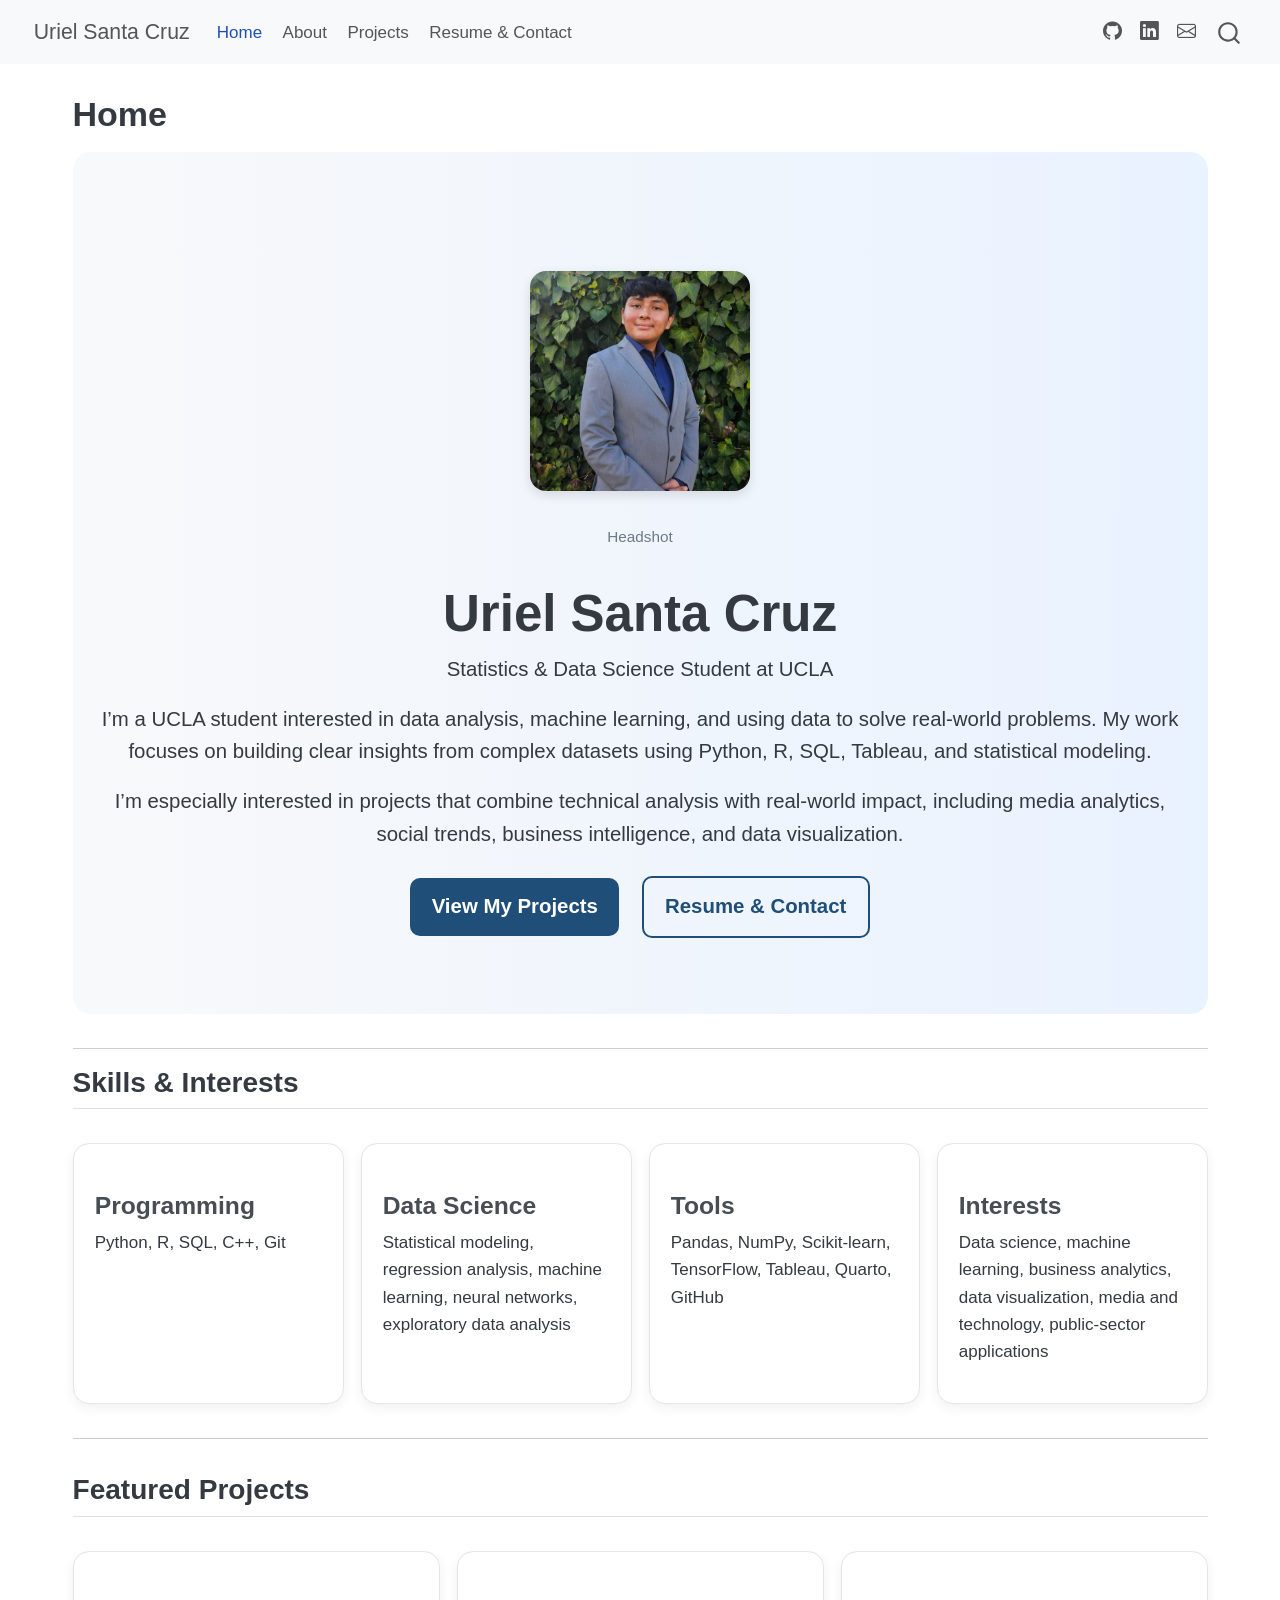
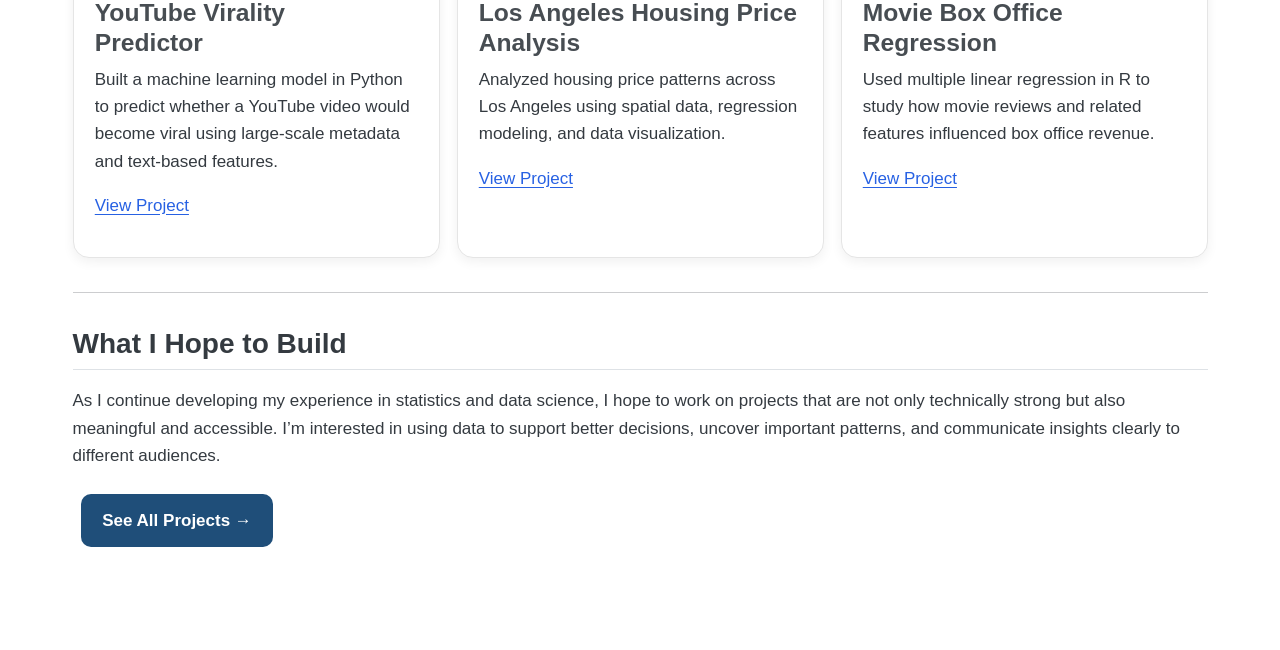
<file: docs/index.html>
<!DOCTYPE html>
<html xmlns="http://www.w3.org/1999/xhtml" lang="en" xml:lang="en"><head>

<meta charset="utf-8">
<meta name="generator" content="quarto-1.8.25">

<meta name="viewport" content="width=device-width, initial-scale=1.0, user-scalable=yes">


<title>Home – Uriel Santa Cruz</title>
<style>
code{white-space: pre-wrap;}
span.smallcaps{font-variant: small-caps;}
div.columns{display: flex; gap: min(4vw, 1.5em);}
div.column{flex: auto; overflow-x: auto;}
div.hanging-indent{margin-left: 1.5em; text-indent: -1.5em;}
ul.task-list{list-style: none;}
ul.task-list li input[type="checkbox"] {
  width: 0.8em;
  margin: 0 0.8em 0.2em -1em; /* quarto-specific, see https://github.com/quarto-dev/quarto-cli/issues/4556 */ 
  vertical-align: middle;
}
</style>


<script src="site_libs/quarto-nav/quarto-nav.js"></script>
<script src="site_libs/quarto-nav/headroom.min.js"></script>
<script src="site_libs/clipboard/clipboard.min.js"></script>
<script src="site_libs/quarto-search/autocomplete.umd.js"></script>
<script src="site_libs/quarto-search/fuse.min.js"></script>
<script src="site_libs/quarto-search/quarto-search.js"></script>
<meta name="quarto:offset" content="./">
<script src="site_libs/quarto-html/quarto.js" type="module"></script>
<script src="site_libs/quarto-html/tabsets/tabsets.js" type="module"></script>
<script src="site_libs/quarto-html/axe/axe-check.js" type="module"></script>
<script src="site_libs/quarto-html/popper.min.js"></script>
<script src="site_libs/quarto-html/tippy.umd.min.js"></script>
<script src="site_libs/quarto-html/anchor.min.js"></script>
<link href="site_libs/quarto-html/tippy.css" rel="stylesheet">
<link href="site_libs/quarto-html/quarto-syntax-highlighting-7b89279ff1a6dce999919e0e67d4d9ec.css" rel="stylesheet" id="quarto-text-highlighting-styles">
<script src="site_libs/bootstrap/bootstrap.min.js"></script>
<link href="site_libs/bootstrap/bootstrap-icons.css" rel="stylesheet">
<link href="site_libs/bootstrap/bootstrap-e31584831b205ffbb2d98406f31c2a5b.min.css" rel="stylesheet" append-hash="true" id="quarto-bootstrap" data-mode="light">
<script id="quarto-search-options" type="application/json">{
  "location": "navbar",
  "copy-button": false,
  "collapse-after": 3,
  "panel-placement": "end",
  "type": "overlay",
  "limit": 50,
  "keyboard-shortcut": [
    "f",
    "/",
    "s"
  ],
  "show-item-context": false,
  "language": {
    "search-no-results-text": "No results",
    "search-matching-documents-text": "matching documents",
    "search-copy-link-title": "Copy link to search",
    "search-hide-matches-text": "Hide additional matches",
    "search-more-match-text": "more match in this document",
    "search-more-matches-text": "more matches in this document",
    "search-clear-button-title": "Clear",
    "search-text-placeholder": "",
    "search-detached-cancel-button-title": "Cancel",
    "search-submit-button-title": "Submit",
    "search-label": "Search"
  }
}</script>


<link rel="stylesheet" href="styles.css">
</head>

<body class="nav-fixed quarto-light">

<div id="quarto-search-results"></div>
  <header id="quarto-header" class="headroom fixed-top">
    <nav class="navbar navbar-expand-lg " data-bs-theme="dark">
      <div class="navbar-container container-fluid">
      <div class="navbar-brand-container mx-auto">
    <a href="./index.html" class="navbar-brand navbar-brand-logo">
    </a>
    <a class="navbar-brand" href="./index.html">
    <span class="navbar-title">Uriel Santa Cruz</span>
    </a>
  </div>
            <div id="quarto-search" class="" title="Search"></div>
          <button class="navbar-toggler" type="button" data-bs-toggle="collapse" data-bs-target="#navbarCollapse" aria-controls="navbarCollapse" role="menu" aria-expanded="false" aria-label="Toggle navigation" onclick="if (window.quartoToggleHeadroom) { window.quartoToggleHeadroom(); }">
  <span class="navbar-toggler-icon"></span>
</button>
          <div class="collapse navbar-collapse" id="navbarCollapse">
            <ul class="navbar-nav navbar-nav-scroll me-auto">
  <li class="nav-item">
    <a class="nav-link active" href="./index.html" aria-current="page"> 
<span class="menu-text">Home</span></a>
  </li>  
  <li class="nav-item">
    <a class="nav-link" href="./about.html"> 
<span class="menu-text">About</span></a>
  </li>  
  <li class="nav-item">
    <a class="nav-link" href="./projects.html"> 
<span class="menu-text">Projects</span></a>
  </li>  
  <li class="nav-item">
    <a class="nav-link" href="./resume.html"> 
<span class="menu-text">Resume &amp; Contact</span></a>
  </li>  
</ul>
            <ul class="navbar-nav navbar-nav-scroll ms-auto">
  <li class="nav-item compact">
    <a class="nav-link" href="https://github.com/urielc1"> <i class="bi bi-github" role="img">
</i> 
<span class="menu-text"></span></a>
  </li>  
  <li class="nav-item compact">
    <a class="nav-link" href="https://www.linkedin.com/in/urielsc1"> <i class="bi bi-linkedin" role="img">
</i> 
<span class="menu-text"></span></a>
  </li>  
  <li class="nav-item compact">
    <a class="nav-link" href="mailto:usantacruz05@gmail.com"> <i class="bi bi-envelope" role="img">
</i> 
<span class="menu-text"></span></a>
  </li>  
</ul>
          </div> <!-- /navcollapse -->
            <div class="quarto-navbar-tools">
</div>
      </div> <!-- /container-fluid -->
    </nav>
</header>
<!-- content -->
<div id="quarto-content" class="quarto-container page-columns page-rows-contents page-layout-full page-navbar">
<!-- sidebar -->
<!-- margin-sidebar -->
    
<!-- main -->
<main class="content column-page" id="quarto-document-content">

<header id="title-block-header" class="quarto-title-block default">
<div class="quarto-title">
<h1 class="title">Home</h1>
</div>



<div class="quarto-title-meta column-page">

    
  
    
  </div>
  


</header>


<div class="hero-section">
<div class="quarto-figure quarto-figure-center">
<figure class="figure">
<p><img src="images/headshot.png" class="profile-home img-fluid figure-img" width="320"></p>
<figcaption>Headshot</figcaption>
</figure>
</div>
<section id="uriel-santa-cruz" class="level1">
<h1>Uriel Santa Cruz</h1>
<p>Statistics &amp; Data Science Student at UCLA</p>
<p>I’m a UCLA student interested in data analysis, machine learning, and using data to solve real-world problems. My work focuses on building clear insights from complex datasets using Python, R, SQL, Tableau, and statistical modeling.</p>
<p>I’m especially interested in projects that combine technical analysis with real-world impact, including media analytics, social trends, business intelligence, and data visualization.</p>
<p><a href="./projects.html" class="btn-custom">View My Projects</a> <a href="./resume.html" class="btn-custom-outline">Resume &amp; Contact</a></p>
</section>
</div>
<hr>
<section id="skills-interests" class="level2">
<h2 class="anchored" data-anchor-id="skills-interests">Skills &amp; Interests</h2>
<div class="grid">
<section id="programming" class="level3 card-custom">
<h3 class="anchored" data-anchor-id="programming">Programming</h3>
<p>Python, R, SQL, C++, Git</p>
</section>
<section id="data-science" class="level3 card-custom">
<h3 class="anchored" data-anchor-id="data-science">Data Science</h3>
<p>Statistical modeling, regression analysis, machine learning, neural networks, exploratory data analysis</p>
</section>
<section id="tools" class="level3 card-custom">
<h3 class="anchored" data-anchor-id="tools">Tools</h3>
<p>Pandas, NumPy, Scikit-learn, TensorFlow, Tableau, Quarto, GitHub</p>
</section>
<section id="interests" class="level3 card-custom">
<h3 class="anchored" data-anchor-id="interests">Interests</h3>
<p>Data science, machine learning, business analytics, data visualization, media and technology, public-sector applications</p>
</section>
</div>
<hr>
</section>
<section id="featured-projects" class="level2">
<h2 class="anchored" data-anchor-id="featured-projects">Featured Projects</h2>
<div class="grid">
<section id="youtube-virality-predictor" class="level3 card-custom">
<h3 class="anchored" data-anchor-id="youtube-virality-predictor">YouTube Virality Predictor</h3>
<p>Built a machine learning model in Python to predict whether a YouTube video would become viral using large-scale metadata and text-based features.</p>
<p><a href="./projects.html">View Project</a></p>
</section>
<section id="los-angeles-housing-price-analysis" class="level3 card-custom">
<h3 class="anchored" data-anchor-id="los-angeles-housing-price-analysis">Los Angeles Housing Price Analysis</h3>
<p>Analyzed housing price patterns across Los Angeles using spatial data, regression modeling, and data visualization.</p>
<p><a href="./projects.html">View Project</a></p>
</section>
<section id="movie-box-office-regression" class="level3 card-custom">
<h3 class="anchored" data-anchor-id="movie-box-office-regression">Movie Box Office Regression</h3>
<p>Used multiple linear regression in R to study how movie reviews and related features influenced box office revenue.</p>
<p><a href="./projects.html">View Project</a></p>
</section>
</div>
<hr>
</section>
<section id="what-i-hope-to-build" class="level2">
<h2 class="anchored" data-anchor-id="what-i-hope-to-build">What I Hope to Build</h2>
<p>As I continue developing my experience in statistics and data science, I hope to work on projects that are not only technically strong but also meaningful and accessible. I’m interested in using data to support better decisions, uncover important patterns, and communicate insights clearly to different audiences.</p>
<p><a href="./projects.html" class="btn-custom">See All Projects →</a></p>


</section>

</main> <!-- /main -->
<script id="quarto-html-after-body" type="application/javascript">
  window.document.addEventListener("DOMContentLoaded", function (event) {
    const icon = "";
    const anchorJS = new window.AnchorJS();
    anchorJS.options = {
      placement: 'right',
      icon: icon
    };
    anchorJS.add('.anchored');
    const isCodeAnnotation = (el) => {
      for (const clz of el.classList) {
        if (clz.startsWith('code-annotation-')) {                     
          return true;
        }
      }
      return false;
    }
    const onCopySuccess = function(e) {
      // button target
      const button = e.trigger;
      // don't keep focus
      button.blur();
      // flash "checked"
      button.classList.add('code-copy-button-checked');
      var currentTitle = button.getAttribute("title");
      button.setAttribute("title", "Copied!");
      let tooltip;
      if (window.bootstrap) {
        button.setAttribute("data-bs-toggle", "tooltip");
        button.setAttribute("data-bs-placement", "left");
        button.setAttribute("data-bs-title", "Copied!");
        tooltip = new bootstrap.Tooltip(button, 
          { trigger: "manual", 
            customClass: "code-copy-button-tooltip",
            offset: [0, -8]});
        tooltip.show();    
      }
      setTimeout(function() {
        if (tooltip) {
          tooltip.hide();
          button.removeAttribute("data-bs-title");
          button.removeAttribute("data-bs-toggle");
          button.removeAttribute("data-bs-placement");
        }
        button.setAttribute("title", currentTitle);
        button.classList.remove('code-copy-button-checked');
      }, 1000);
      // clear code selection
      e.clearSelection();
    }
    const getTextToCopy = function(trigger) {
      const outerScaffold = trigger.parentElement.cloneNode(true);
      const codeEl = outerScaffold.querySelector('code');
      for (const childEl of codeEl.children) {
        if (isCodeAnnotation(childEl)) {
          childEl.remove();
        }
      }
      return codeEl.innerText;
    }
    const clipboard = new window.ClipboardJS('.code-copy-button:not([data-in-quarto-modal])', {
      text: getTextToCopy
    });
    clipboard.on('success', onCopySuccess);
    if (window.document.getElementById('quarto-embedded-source-code-modal')) {
      const clipboardModal = new window.ClipboardJS('.code-copy-button[data-in-quarto-modal]', {
        text: getTextToCopy,
        container: window.document.getElementById('quarto-embedded-source-code-modal')
      });
      clipboardModal.on('success', onCopySuccess);
    }
      var localhostRegex = new RegExp(/^(?:http|https):\/\/localhost\:?[0-9]*\//);
      var mailtoRegex = new RegExp(/^mailto:/);
        var filterRegex = new RegExp('/' + window.location.host + '/');
      var isInternal = (href) => {
          return filterRegex.test(href) || localhostRegex.test(href) || mailtoRegex.test(href);
      }
      // Inspect non-navigation links and adorn them if external
     var links = window.document.querySelectorAll('a[href]:not(.nav-link):not(.navbar-brand):not(.toc-action):not(.sidebar-link):not(.sidebar-item-toggle):not(.pagination-link):not(.no-external):not([aria-hidden]):not(.dropdown-item):not(.quarto-navigation-tool):not(.about-link)');
      for (var i=0; i<links.length; i++) {
        const link = links[i];
        if (!isInternal(link.href)) {
          // undo the damage that might have been done by quarto-nav.js in the case of
          // links that we want to consider external
          if (link.dataset.originalHref !== undefined) {
            link.href = link.dataset.originalHref;
          }
        }
      }
    function tippyHover(el, contentFn, onTriggerFn, onUntriggerFn) {
      const config = {
        allowHTML: true,
        maxWidth: 500,
        delay: 100,
        arrow: false,
        appendTo: function(el) {
            return el.parentElement;
        },
        interactive: true,
        interactiveBorder: 10,
        theme: 'quarto',
        placement: 'bottom-start',
      };
      if (contentFn) {
        config.content = contentFn;
      }
      if (onTriggerFn) {
        config.onTrigger = onTriggerFn;
      }
      if (onUntriggerFn) {
        config.onUntrigger = onUntriggerFn;
      }
      window.tippy(el, config); 
    }
    const noterefs = window.document.querySelectorAll('a[role="doc-noteref"]');
    for (var i=0; i<noterefs.length; i++) {
      const ref = noterefs[i];
      tippyHover(ref, function() {
        // use id or data attribute instead here
        let href = ref.getAttribute('data-footnote-href') || ref.getAttribute('href');
        try { href = new URL(href).hash; } catch {}
        const id = href.replace(/^#\/?/, "");
        const note = window.document.getElementById(id);
        if (note) {
          return note.innerHTML;
        } else {
          return "";
        }
      });
    }
    const xrefs = window.document.querySelectorAll('a.quarto-xref');
    const processXRef = (id, note) => {
      // Strip column container classes
      const stripColumnClz = (el) => {
        el.classList.remove("page-full", "page-columns");
        if (el.children) {
          for (const child of el.children) {
            stripColumnClz(child);
          }
        }
      }
      stripColumnClz(note)
      if (id === null || id.startsWith('sec-')) {
        // Special case sections, only their first couple elements
        const container = document.createElement("div");
        if (note.children && note.children.length > 2) {
          container.appendChild(note.children[0].cloneNode(true));
          for (let i = 1; i < note.children.length; i++) {
            const child = note.children[i];
            if (child.tagName === "P" && child.innerText === "") {
              continue;
            } else {
              container.appendChild(child.cloneNode(true));
              break;
            }
          }
          if (window.Quarto?.typesetMath) {
            window.Quarto.typesetMath(container);
          }
          return container.innerHTML
        } else {
          if (window.Quarto?.typesetMath) {
            window.Quarto.typesetMath(note);
          }
          return note.innerHTML;
        }
      } else {
        // Remove any anchor links if they are present
        const anchorLink = note.querySelector('a.anchorjs-link');
        if (anchorLink) {
          anchorLink.remove();
        }
        if (window.Quarto?.typesetMath) {
          window.Quarto.typesetMath(note);
        }
        if (note.classList.contains("callout")) {
          return note.outerHTML;
        } else {
          return note.innerHTML;
        }
      }
    }
    for (var i=0; i<xrefs.length; i++) {
      const xref = xrefs[i];
      tippyHover(xref, undefined, function(instance) {
        instance.disable();
        let url = xref.getAttribute('href');
        let hash = undefined; 
        if (url.startsWith('#')) {
          hash = url;
        } else {
          try { hash = new URL(url).hash; } catch {}
        }
        if (hash) {
          const id = hash.replace(/^#\/?/, "");
          const note = window.document.getElementById(id);
          if (note !== null) {
            try {
              const html = processXRef(id, note.cloneNode(true));
              instance.setContent(html);
            } finally {
              instance.enable();
              instance.show();
            }
          } else {
            // See if we can fetch this
            fetch(url.split('#')[0])
            .then(res => res.text())
            .then(html => {
              const parser = new DOMParser();
              const htmlDoc = parser.parseFromString(html, "text/html");
              const note = htmlDoc.getElementById(id);
              if (note !== null) {
                const html = processXRef(id, note);
                instance.setContent(html);
              } 
            }).finally(() => {
              instance.enable();
              instance.show();
            });
          }
        } else {
          // See if we can fetch a full url (with no hash to target)
          // This is a special case and we should probably do some content thinning / targeting
          fetch(url)
          .then(res => res.text())
          .then(html => {
            const parser = new DOMParser();
            const htmlDoc = parser.parseFromString(html, "text/html");
            const note = htmlDoc.querySelector('main.content');
            if (note !== null) {
              // This should only happen for chapter cross references
              // (since there is no id in the URL)
              // remove the first header
              if (note.children.length > 0 && note.children[0].tagName === "HEADER") {
                note.children[0].remove();
              }
              const html = processXRef(null, note);
              instance.setContent(html);
            } 
          }).finally(() => {
            instance.enable();
            instance.show();
          });
        }
      }, function(instance) {
      });
    }
        let selectedAnnoteEl;
        const selectorForAnnotation = ( cell, annotation) => {
          let cellAttr = 'data-code-cell="' + cell + '"';
          let lineAttr = 'data-code-annotation="' +  annotation + '"';
          const selector = 'span[' + cellAttr + '][' + lineAttr + ']';
          return selector;
        }
        const selectCodeLines = (annoteEl) => {
          const doc = window.document;
          const targetCell = annoteEl.getAttribute("data-target-cell");
          const targetAnnotation = annoteEl.getAttribute("data-target-annotation");
          const annoteSpan = window.document.querySelector(selectorForAnnotation(targetCell, targetAnnotation));
          const lines = annoteSpan.getAttribute("data-code-lines").split(",");
          const lineIds = lines.map((line) => {
            return targetCell + "-" + line;
          })
          let top = null;
          let height = null;
          let parent = null;
          if (lineIds.length > 0) {
              //compute the position of the single el (top and bottom and make a div)
              const el = window.document.getElementById(lineIds[0]);
              top = el.offsetTop;
              height = el.offsetHeight;
              parent = el.parentElement.parentElement;
            if (lineIds.length > 1) {
              const lastEl = window.document.getElementById(lineIds[lineIds.length - 1]);
              const bottom = lastEl.offsetTop + lastEl.offsetHeight;
              height = bottom - top;
            }
            if (top !== null && height !== null && parent !== null) {
              // cook up a div (if necessary) and position it 
              let div = window.document.getElementById("code-annotation-line-highlight");
              if (div === null) {
                div = window.document.createElement("div");
                div.setAttribute("id", "code-annotation-line-highlight");
                div.style.position = 'absolute';
                parent.appendChild(div);
              }
              div.style.top = top - 2 + "px";
              div.style.height = height + 4 + "px";
              div.style.left = 0;
              let gutterDiv = window.document.getElementById("code-annotation-line-highlight-gutter");
              if (gutterDiv === null) {
                gutterDiv = window.document.createElement("div");
                gutterDiv.setAttribute("id", "code-annotation-line-highlight-gutter");
                gutterDiv.style.position = 'absolute';
                const codeCell = window.document.getElementById(targetCell);
                const gutter = codeCell.querySelector('.code-annotation-gutter');
                gutter.appendChild(gutterDiv);
              }
              gutterDiv.style.top = top - 2 + "px";
              gutterDiv.style.height = height + 4 + "px";
            }
            selectedAnnoteEl = annoteEl;
          }
        };
        const unselectCodeLines = () => {
          const elementsIds = ["code-annotation-line-highlight", "code-annotation-line-highlight-gutter"];
          elementsIds.forEach((elId) => {
            const div = window.document.getElementById(elId);
            if (div) {
              div.remove();
            }
          });
          selectedAnnoteEl = undefined;
        };
          // Handle positioning of the toggle
      window.addEventListener(
        "resize",
        throttle(() => {
          elRect = undefined;
          if (selectedAnnoteEl) {
            selectCodeLines(selectedAnnoteEl);
          }
        }, 10)
      );
      function throttle(fn, ms) {
      let throttle = false;
      let timer;
        return (...args) => {
          if(!throttle) { // first call gets through
              fn.apply(this, args);
              throttle = true;
          } else { // all the others get throttled
              if(timer) clearTimeout(timer); // cancel #2
              timer = setTimeout(() => {
                fn.apply(this, args);
                timer = throttle = false;
              }, ms);
          }
        };
      }
        // Attach click handler to the DT
        const annoteDls = window.document.querySelectorAll('dt[data-target-cell]');
        for (const annoteDlNode of annoteDls) {
          annoteDlNode.addEventListener('click', (event) => {
            const clickedEl = event.target;
            if (clickedEl !== selectedAnnoteEl) {
              unselectCodeLines();
              const activeEl = window.document.querySelector('dt[data-target-cell].code-annotation-active');
              if (activeEl) {
                activeEl.classList.remove('code-annotation-active');
              }
              selectCodeLines(clickedEl);
              clickedEl.classList.add('code-annotation-active');
            } else {
              // Unselect the line
              unselectCodeLines();
              clickedEl.classList.remove('code-annotation-active');
            }
          });
        }
    const findCites = (el) => {
      const parentEl = el.parentElement;
      if (parentEl) {
        const cites = parentEl.dataset.cites;
        if (cites) {
          return {
            el,
            cites: cites.split(' ')
          };
        } else {
          return findCites(el.parentElement)
        }
      } else {
        return undefined;
      }
    };
    var bibliorefs = window.document.querySelectorAll('a[role="doc-biblioref"]');
    for (var i=0; i<bibliorefs.length; i++) {
      const ref = bibliorefs[i];
      const citeInfo = findCites(ref);
      if (citeInfo) {
        tippyHover(citeInfo.el, function() {
          var popup = window.document.createElement('div');
          citeInfo.cites.forEach(function(cite) {
            var citeDiv = window.document.createElement('div');
            citeDiv.classList.add('hanging-indent');
            citeDiv.classList.add('csl-entry');
            var biblioDiv = window.document.getElementById('ref-' + cite);
            if (biblioDiv) {
              citeDiv.innerHTML = biblioDiv.innerHTML;
            }
            popup.appendChild(citeDiv);
          });
          return popup.innerHTML;
        });
      }
    }
  });
  </script>
</div> <!-- /content -->




</body></html>
</file>
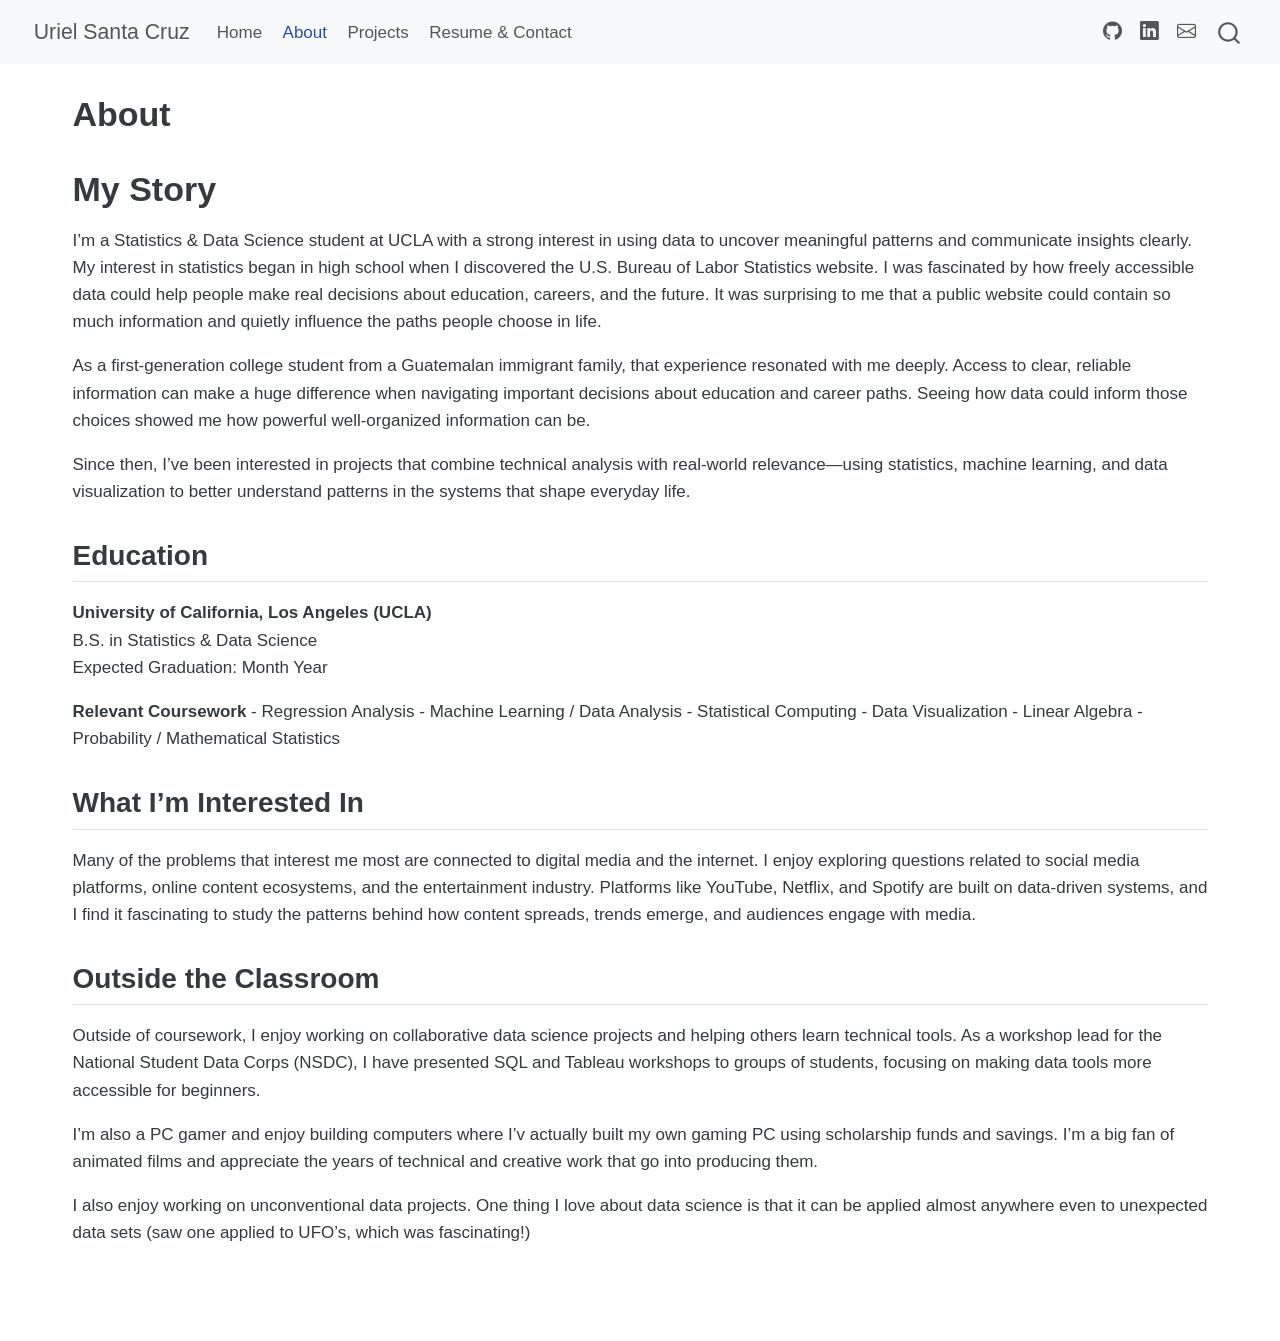
<file: docs/about.html>
<!DOCTYPE html>
<html xmlns="http://www.w3.org/1999/xhtml" lang="en" xml:lang="en"><head>

<meta charset="utf-8">
<meta name="generator" content="quarto-1.8.25">

<meta name="viewport" content="width=device-width, initial-scale=1.0, user-scalable=yes">


<title>About – Uriel Santa Cruz</title>
<style>
code{white-space: pre-wrap;}
span.smallcaps{font-variant: small-caps;}
div.columns{display: flex; gap: min(4vw, 1.5em);}
div.column{flex: auto; overflow-x: auto;}
div.hanging-indent{margin-left: 1.5em; text-indent: -1.5em;}
ul.task-list{list-style: none;}
ul.task-list li input[type="checkbox"] {
  width: 0.8em;
  margin: 0 0.8em 0.2em -1em; /* quarto-specific, see https://github.com/quarto-dev/quarto-cli/issues/4556 */ 
  vertical-align: middle;
}
</style>


<script src="site_libs/quarto-nav/quarto-nav.js"></script>
<script src="site_libs/quarto-nav/headroom.min.js"></script>
<script src="site_libs/clipboard/clipboard.min.js"></script>
<script src="site_libs/quarto-search/autocomplete.umd.js"></script>
<script src="site_libs/quarto-search/fuse.min.js"></script>
<script src="site_libs/quarto-search/quarto-search.js"></script>
<meta name="quarto:offset" content="./">
<script src="site_libs/quarto-html/quarto.js" type="module"></script>
<script src="site_libs/quarto-html/tabsets/tabsets.js" type="module"></script>
<script src="site_libs/quarto-html/axe/axe-check.js" type="module"></script>
<script src="site_libs/quarto-html/popper.min.js"></script>
<script src="site_libs/quarto-html/tippy.umd.min.js"></script>
<script src="site_libs/quarto-html/anchor.min.js"></script>
<link href="site_libs/quarto-html/tippy.css" rel="stylesheet">
<link href="site_libs/quarto-html/quarto-syntax-highlighting-7b89279ff1a6dce999919e0e67d4d9ec.css" rel="stylesheet" id="quarto-text-highlighting-styles">
<script src="site_libs/bootstrap/bootstrap.min.js"></script>
<link href="site_libs/bootstrap/bootstrap-icons.css" rel="stylesheet">
<link href="site_libs/bootstrap/bootstrap-e31584831b205ffbb2d98406f31c2a5b.min.css" rel="stylesheet" append-hash="true" id="quarto-bootstrap" data-mode="light">
<script id="quarto-search-options" type="application/json">{
  "location": "navbar",
  "copy-button": false,
  "collapse-after": 3,
  "panel-placement": "end",
  "type": "overlay",
  "limit": 50,
  "keyboard-shortcut": [
    "f",
    "/",
    "s"
  ],
  "show-item-context": false,
  "language": {
    "search-no-results-text": "No results",
    "search-matching-documents-text": "matching documents",
    "search-copy-link-title": "Copy link to search",
    "search-hide-matches-text": "Hide additional matches",
    "search-more-match-text": "more match in this document",
    "search-more-matches-text": "more matches in this document",
    "search-clear-button-title": "Clear",
    "search-text-placeholder": "",
    "search-detached-cancel-button-title": "Cancel",
    "search-submit-button-title": "Submit",
    "search-label": "Search"
  }
}</script>


<link rel="stylesheet" href="styles.css">
</head>

<body class="nav-fixed quarto-light">

<div id="quarto-search-results"></div>
  <header id="quarto-header" class="headroom fixed-top">
    <nav class="navbar navbar-expand-lg " data-bs-theme="dark">
      <div class="navbar-container container-fluid">
      <div class="navbar-brand-container mx-auto">
    <a href="./index.html" class="navbar-brand navbar-brand-logo">
    </a>
    <a class="navbar-brand" href="./index.html">
    <span class="navbar-title">Uriel Santa Cruz</span>
    </a>
  </div>
            <div id="quarto-search" class="" title="Search"></div>
          <button class="navbar-toggler" type="button" data-bs-toggle="collapse" data-bs-target="#navbarCollapse" aria-controls="navbarCollapse" role="menu" aria-expanded="false" aria-label="Toggle navigation" onclick="if (window.quartoToggleHeadroom) { window.quartoToggleHeadroom(); }">
  <span class="navbar-toggler-icon"></span>
</button>
          <div class="collapse navbar-collapse" id="navbarCollapse">
            <ul class="navbar-nav navbar-nav-scroll me-auto">
  <li class="nav-item">
    <a class="nav-link" href="./index.html"> 
<span class="menu-text">Home</span></a>
  </li>  
  <li class="nav-item">
    <a class="nav-link active" href="./about.html" aria-current="page"> 
<span class="menu-text">About</span></a>
  </li>  
  <li class="nav-item">
    <a class="nav-link" href="./projects.html"> 
<span class="menu-text">Projects</span></a>
  </li>  
  <li class="nav-item">
    <a class="nav-link" href="./resume.html"> 
<span class="menu-text">Resume &amp; Contact</span></a>
  </li>  
</ul>
            <ul class="navbar-nav navbar-nav-scroll ms-auto">
  <li class="nav-item compact">
    <a class="nav-link" href="https://github.com/urielc1"> <i class="bi bi-github" role="img">
</i> 
<span class="menu-text"></span></a>
  </li>  
  <li class="nav-item compact">
    <a class="nav-link" href="https://www.linkedin.com/in/urielsc1"> <i class="bi bi-linkedin" role="img">
</i> 
<span class="menu-text"></span></a>
  </li>  
  <li class="nav-item compact">
    <a class="nav-link" href="mailto:usantacruz05@gmail.com"> <i class="bi bi-envelope" role="img">
</i> 
<span class="menu-text"></span></a>
  </li>  
</ul>
          </div> <!-- /navcollapse -->
            <div class="quarto-navbar-tools">
</div>
      </div> <!-- /container-fluid -->
    </nav>
</header>
<!-- content -->
<div id="quarto-content" class="quarto-container page-columns page-rows-contents page-layout-full page-navbar">
<!-- sidebar -->
<!-- margin-sidebar -->
    
<!-- main -->
<main class="content column-page" id="quarto-document-content">

<header id="title-block-header" class="quarto-title-block default">
<div class="quarto-title">
<h1 class="title">About</h1>
</div>



<div class="quarto-title-meta column-page">

    
  
    
  </div>
  


</header>


<section id="my-story" class="level1">
<h1>My Story</h1>
<p>I’m a Statistics &amp; Data Science student at UCLA with a strong interest in using data to uncover meaningful patterns and communicate insights clearly. My interest in statistics began in high school when I discovered the U.S. Bureau of Labor Statistics website. I was fascinated by how freely accessible data could help people make real decisions about education, careers, and the future. It was surprising to me that a public website could contain so much information and quietly influence the paths people choose in life.</p>
<p>As a first-generation college student from a Guatemalan immigrant family, that experience resonated with me deeply. Access to clear, reliable information can make a huge difference when navigating important decisions about education and career paths. Seeing how data could inform those choices showed me how powerful well-organized information can be.</p>
<p>Since then, I’ve been interested in projects that combine technical analysis with real-world relevance—using statistics, machine learning, and data visualization to better understand patterns in the systems that shape everyday life.</p>
<section id="education" class="level2">
<h2 class="anchored" data-anchor-id="education">Education</h2>
<p><strong>University of California, Los Angeles (UCLA)</strong><br>
B.S. in Statistics &amp; Data Science<br>
Expected Graduation: Month Year</p>
<p><strong>Relevant Coursework</strong> - Regression Analysis - Machine Learning / Data Analysis - Statistical Computing - Data Visualization - Linear Algebra - Probability / Mathematical Statistics</p>
</section>
<section id="what-im-interested-in" class="level2">
<h2 class="anchored" data-anchor-id="what-im-interested-in">What I’m Interested In</h2>
<p>Many of the problems that interest me most are connected to digital media and the internet. I enjoy exploring questions related to social media platforms, online content ecosystems, and the entertainment industry. Platforms like YouTube, Netflix, and Spotify are built on data-driven systems, and I find it fascinating to study the patterns behind how content spreads, trends emerge, and audiences engage with media.</p>
</section>
<section id="outside-the-classroom" class="level2">
<h2 class="anchored" data-anchor-id="outside-the-classroom">Outside the Classroom</h2>
<p>Outside of coursework, I enjoy working on collaborative data science projects and helping others learn technical tools. As a workshop lead for the National Student Data Corps (NSDC), I have presented SQL and Tableau workshops to groups of students, focusing on making data tools more accessible for beginners.</p>
<p>I’m also a PC gamer and enjoy building computers where I’v actually built my own gaming PC using scholarship funds and savings. I’m a big fan of animated films and appreciate the years of technical and creative work that go into producing them.</p>
<p>I also enjoy working on unconventional data projects. One thing I love about data science is that it can be applied almost anywhere even to unexpected data sets (saw one applied to UFO’s, which was fascinating!)</p>


</section>
</section>

</main> <!-- /main -->
<script id="quarto-html-after-body" type="application/javascript">
  window.document.addEventListener("DOMContentLoaded", function (event) {
    const icon = "";
    const anchorJS = new window.AnchorJS();
    anchorJS.options = {
      placement: 'right',
      icon: icon
    };
    anchorJS.add('.anchored');
    const isCodeAnnotation = (el) => {
      for (const clz of el.classList) {
        if (clz.startsWith('code-annotation-')) {                     
          return true;
        }
      }
      return false;
    }
    const onCopySuccess = function(e) {
      // button target
      const button = e.trigger;
      // don't keep focus
      button.blur();
      // flash "checked"
      button.classList.add('code-copy-button-checked');
      var currentTitle = button.getAttribute("title");
      button.setAttribute("title", "Copied!");
      let tooltip;
      if (window.bootstrap) {
        button.setAttribute("data-bs-toggle", "tooltip");
        button.setAttribute("data-bs-placement", "left");
        button.setAttribute("data-bs-title", "Copied!");
        tooltip = new bootstrap.Tooltip(button, 
          { trigger: "manual", 
            customClass: "code-copy-button-tooltip",
            offset: [0, -8]});
        tooltip.show();    
      }
      setTimeout(function() {
        if (tooltip) {
          tooltip.hide();
          button.removeAttribute("data-bs-title");
          button.removeAttribute("data-bs-toggle");
          button.removeAttribute("data-bs-placement");
        }
        button.setAttribute("title", currentTitle);
        button.classList.remove('code-copy-button-checked');
      }, 1000);
      // clear code selection
      e.clearSelection();
    }
    const getTextToCopy = function(trigger) {
      const outerScaffold = trigger.parentElement.cloneNode(true);
      const codeEl = outerScaffold.querySelector('code');
      for (const childEl of codeEl.children) {
        if (isCodeAnnotation(childEl)) {
          childEl.remove();
        }
      }
      return codeEl.innerText;
    }
    const clipboard = new window.ClipboardJS('.code-copy-button:not([data-in-quarto-modal])', {
      text: getTextToCopy
    });
    clipboard.on('success', onCopySuccess);
    if (window.document.getElementById('quarto-embedded-source-code-modal')) {
      const clipboardModal = new window.ClipboardJS('.code-copy-button[data-in-quarto-modal]', {
        text: getTextToCopy,
        container: window.document.getElementById('quarto-embedded-source-code-modal')
      });
      clipboardModal.on('success', onCopySuccess);
    }
      var localhostRegex = new RegExp(/^(?:http|https):\/\/localhost\:?[0-9]*\//);
      var mailtoRegex = new RegExp(/^mailto:/);
        var filterRegex = new RegExp('/' + window.location.host + '/');
      var isInternal = (href) => {
          return filterRegex.test(href) || localhostRegex.test(href) || mailtoRegex.test(href);
      }
      // Inspect non-navigation links and adorn them if external
     var links = window.document.querySelectorAll('a[href]:not(.nav-link):not(.navbar-brand):not(.toc-action):not(.sidebar-link):not(.sidebar-item-toggle):not(.pagination-link):not(.no-external):not([aria-hidden]):not(.dropdown-item):not(.quarto-navigation-tool):not(.about-link)');
      for (var i=0; i<links.length; i++) {
        const link = links[i];
        if (!isInternal(link.href)) {
          // undo the damage that might have been done by quarto-nav.js in the case of
          // links that we want to consider external
          if (link.dataset.originalHref !== undefined) {
            link.href = link.dataset.originalHref;
          }
        }
      }
    function tippyHover(el, contentFn, onTriggerFn, onUntriggerFn) {
      const config = {
        allowHTML: true,
        maxWidth: 500,
        delay: 100,
        arrow: false,
        appendTo: function(el) {
            return el.parentElement;
        },
        interactive: true,
        interactiveBorder: 10,
        theme: 'quarto',
        placement: 'bottom-start',
      };
      if (contentFn) {
        config.content = contentFn;
      }
      if (onTriggerFn) {
        config.onTrigger = onTriggerFn;
      }
      if (onUntriggerFn) {
        config.onUntrigger = onUntriggerFn;
      }
      window.tippy(el, config); 
    }
    const noterefs = window.document.querySelectorAll('a[role="doc-noteref"]');
    for (var i=0; i<noterefs.length; i++) {
      const ref = noterefs[i];
      tippyHover(ref, function() {
        // use id or data attribute instead here
        let href = ref.getAttribute('data-footnote-href') || ref.getAttribute('href');
        try { href = new URL(href).hash; } catch {}
        const id = href.replace(/^#\/?/, "");
        const note = window.document.getElementById(id);
        if (note) {
          return note.innerHTML;
        } else {
          return "";
        }
      });
    }
    const xrefs = window.document.querySelectorAll('a.quarto-xref');
    const processXRef = (id, note) => {
      // Strip column container classes
      const stripColumnClz = (el) => {
        el.classList.remove("page-full", "page-columns");
        if (el.children) {
          for (const child of el.children) {
            stripColumnClz(child);
          }
        }
      }
      stripColumnClz(note)
      if (id === null || id.startsWith('sec-')) {
        // Special case sections, only their first couple elements
        const container = document.createElement("div");
        if (note.children && note.children.length > 2) {
          container.appendChild(note.children[0].cloneNode(true));
          for (let i = 1; i < note.children.length; i++) {
            const child = note.children[i];
            if (child.tagName === "P" && child.innerText === "") {
              continue;
            } else {
              container.appendChild(child.cloneNode(true));
              break;
            }
          }
          if (window.Quarto?.typesetMath) {
            window.Quarto.typesetMath(container);
          }
          return container.innerHTML
        } else {
          if (window.Quarto?.typesetMath) {
            window.Quarto.typesetMath(note);
          }
          return note.innerHTML;
        }
      } else {
        // Remove any anchor links if they are present
        const anchorLink = note.querySelector('a.anchorjs-link');
        if (anchorLink) {
          anchorLink.remove();
        }
        if (window.Quarto?.typesetMath) {
          window.Quarto.typesetMath(note);
        }
        if (note.classList.contains("callout")) {
          return note.outerHTML;
        } else {
          return note.innerHTML;
        }
      }
    }
    for (var i=0; i<xrefs.length; i++) {
      const xref = xrefs[i];
      tippyHover(xref, undefined, function(instance) {
        instance.disable();
        let url = xref.getAttribute('href');
        let hash = undefined; 
        if (url.startsWith('#')) {
          hash = url;
        } else {
          try { hash = new URL(url).hash; } catch {}
        }
        if (hash) {
          const id = hash.replace(/^#\/?/, "");
          const note = window.document.getElementById(id);
          if (note !== null) {
            try {
              const html = processXRef(id, note.cloneNode(true));
              instance.setContent(html);
            } finally {
              instance.enable();
              instance.show();
            }
          } else {
            // See if we can fetch this
            fetch(url.split('#')[0])
            .then(res => res.text())
            .then(html => {
              const parser = new DOMParser();
              const htmlDoc = parser.parseFromString(html, "text/html");
              const note = htmlDoc.getElementById(id);
              if (note !== null) {
                const html = processXRef(id, note);
                instance.setContent(html);
              } 
            }).finally(() => {
              instance.enable();
              instance.show();
            });
          }
        } else {
          // See if we can fetch a full url (with no hash to target)
          // This is a special case and we should probably do some content thinning / targeting
          fetch(url)
          .then(res => res.text())
          .then(html => {
            const parser = new DOMParser();
            const htmlDoc = parser.parseFromString(html, "text/html");
            const note = htmlDoc.querySelector('main.content');
            if (note !== null) {
              // This should only happen for chapter cross references
              // (since there is no id in the URL)
              // remove the first header
              if (note.children.length > 0 && note.children[0].tagName === "HEADER") {
                note.children[0].remove();
              }
              const html = processXRef(null, note);
              instance.setContent(html);
            } 
          }).finally(() => {
            instance.enable();
            instance.show();
          });
        }
      }, function(instance) {
      });
    }
        let selectedAnnoteEl;
        const selectorForAnnotation = ( cell, annotation) => {
          let cellAttr = 'data-code-cell="' + cell + '"';
          let lineAttr = 'data-code-annotation="' +  annotation + '"';
          const selector = 'span[' + cellAttr + '][' + lineAttr + ']';
          return selector;
        }
        const selectCodeLines = (annoteEl) => {
          const doc = window.document;
          const targetCell = annoteEl.getAttribute("data-target-cell");
          const targetAnnotation = annoteEl.getAttribute("data-target-annotation");
          const annoteSpan = window.document.querySelector(selectorForAnnotation(targetCell, targetAnnotation));
          const lines = annoteSpan.getAttribute("data-code-lines").split(",");
          const lineIds = lines.map((line) => {
            return targetCell + "-" + line;
          })
          let top = null;
          let height = null;
          let parent = null;
          if (lineIds.length > 0) {
              //compute the position of the single el (top and bottom and make a div)
              const el = window.document.getElementById(lineIds[0]);
              top = el.offsetTop;
              height = el.offsetHeight;
              parent = el.parentElement.parentElement;
            if (lineIds.length > 1) {
              const lastEl = window.document.getElementById(lineIds[lineIds.length - 1]);
              const bottom = lastEl.offsetTop + lastEl.offsetHeight;
              height = bottom - top;
            }
            if (top !== null && height !== null && parent !== null) {
              // cook up a div (if necessary) and position it 
              let div = window.document.getElementById("code-annotation-line-highlight");
              if (div === null) {
                div = window.document.createElement("div");
                div.setAttribute("id", "code-annotation-line-highlight");
                div.style.position = 'absolute';
                parent.appendChild(div);
              }
              div.style.top = top - 2 + "px";
              div.style.height = height + 4 + "px";
              div.style.left = 0;
              let gutterDiv = window.document.getElementById("code-annotation-line-highlight-gutter");
              if (gutterDiv === null) {
                gutterDiv = window.document.createElement("div");
                gutterDiv.setAttribute("id", "code-annotation-line-highlight-gutter");
                gutterDiv.style.position = 'absolute';
                const codeCell = window.document.getElementById(targetCell);
                const gutter = codeCell.querySelector('.code-annotation-gutter');
                gutter.appendChild(gutterDiv);
              }
              gutterDiv.style.top = top - 2 + "px";
              gutterDiv.style.height = height + 4 + "px";
            }
            selectedAnnoteEl = annoteEl;
          }
        };
        const unselectCodeLines = () => {
          const elementsIds = ["code-annotation-line-highlight", "code-annotation-line-highlight-gutter"];
          elementsIds.forEach((elId) => {
            const div = window.document.getElementById(elId);
            if (div) {
              div.remove();
            }
          });
          selectedAnnoteEl = undefined;
        };
          // Handle positioning of the toggle
      window.addEventListener(
        "resize",
        throttle(() => {
          elRect = undefined;
          if (selectedAnnoteEl) {
            selectCodeLines(selectedAnnoteEl);
          }
        }, 10)
      );
      function throttle(fn, ms) {
      let throttle = false;
      let timer;
        return (...args) => {
          if(!throttle) { // first call gets through
              fn.apply(this, args);
              throttle = true;
          } else { // all the others get throttled
              if(timer) clearTimeout(timer); // cancel #2
              timer = setTimeout(() => {
                fn.apply(this, args);
                timer = throttle = false;
              }, ms);
          }
        };
      }
        // Attach click handler to the DT
        const annoteDls = window.document.querySelectorAll('dt[data-target-cell]');
        for (const annoteDlNode of annoteDls) {
          annoteDlNode.addEventListener('click', (event) => {
            const clickedEl = event.target;
            if (clickedEl !== selectedAnnoteEl) {
              unselectCodeLines();
              const activeEl = window.document.querySelector('dt[data-target-cell].code-annotation-active');
              if (activeEl) {
                activeEl.classList.remove('code-annotation-active');
              }
              selectCodeLines(clickedEl);
              clickedEl.classList.add('code-annotation-active');
            } else {
              // Unselect the line
              unselectCodeLines();
              clickedEl.classList.remove('code-annotation-active');
            }
          });
        }
    const findCites = (el) => {
      const parentEl = el.parentElement;
      if (parentEl) {
        const cites = parentEl.dataset.cites;
        if (cites) {
          return {
            el,
            cites: cites.split(' ')
          };
        } else {
          return findCites(el.parentElement)
        }
      } else {
        return undefined;
      }
    };
    var bibliorefs = window.document.querySelectorAll('a[role="doc-biblioref"]');
    for (var i=0; i<bibliorefs.length; i++) {
      const ref = bibliorefs[i];
      const citeInfo = findCites(ref);
      if (citeInfo) {
        tippyHover(citeInfo.el, function() {
          var popup = window.document.createElement('div');
          citeInfo.cites.forEach(function(cite) {
            var citeDiv = window.document.createElement('div');
            citeDiv.classList.add('hanging-indent');
            citeDiv.classList.add('csl-entry');
            var biblioDiv = window.document.getElementById('ref-' + cite);
            if (biblioDiv) {
              citeDiv.innerHTML = biblioDiv.innerHTML;
            }
            popup.appendChild(citeDiv);
          });
          return popup.innerHTML;
        });
      }
    }
  });
  </script>
</div> <!-- /content -->




</body></html>
</file>
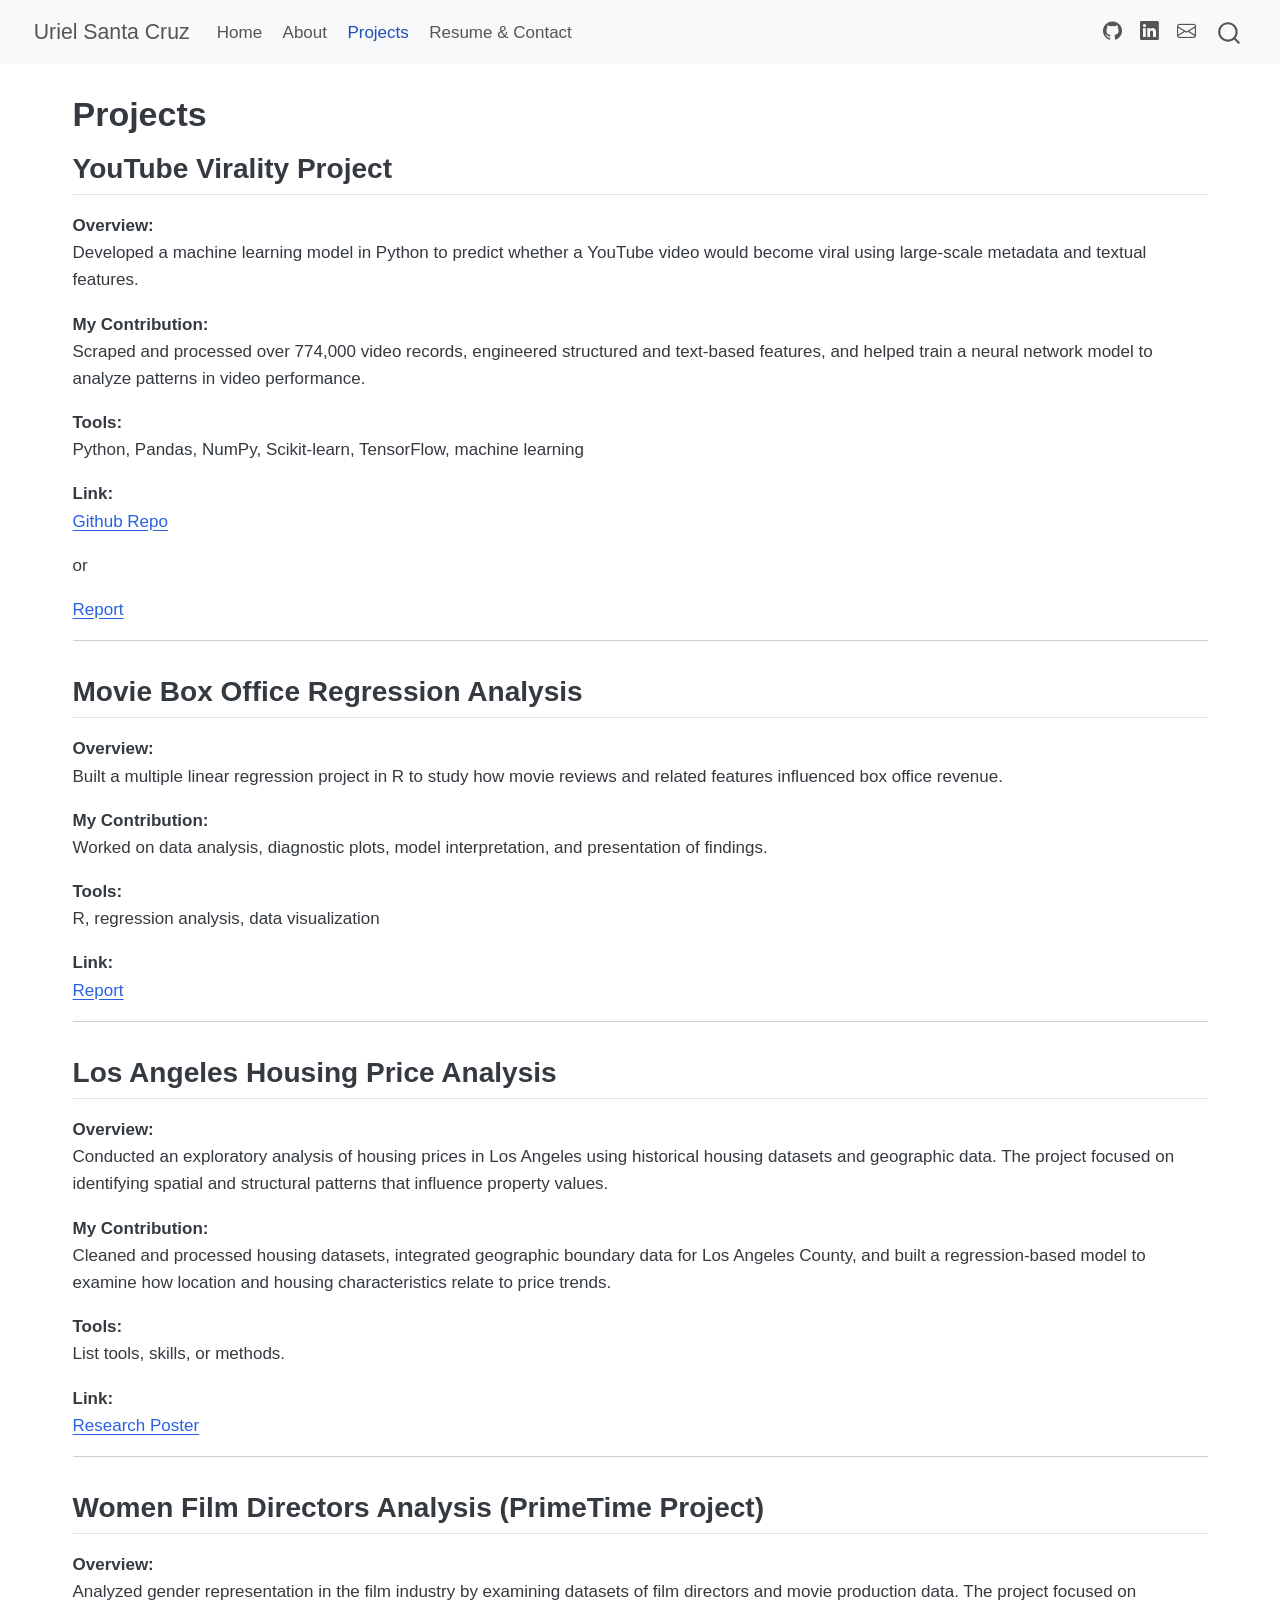
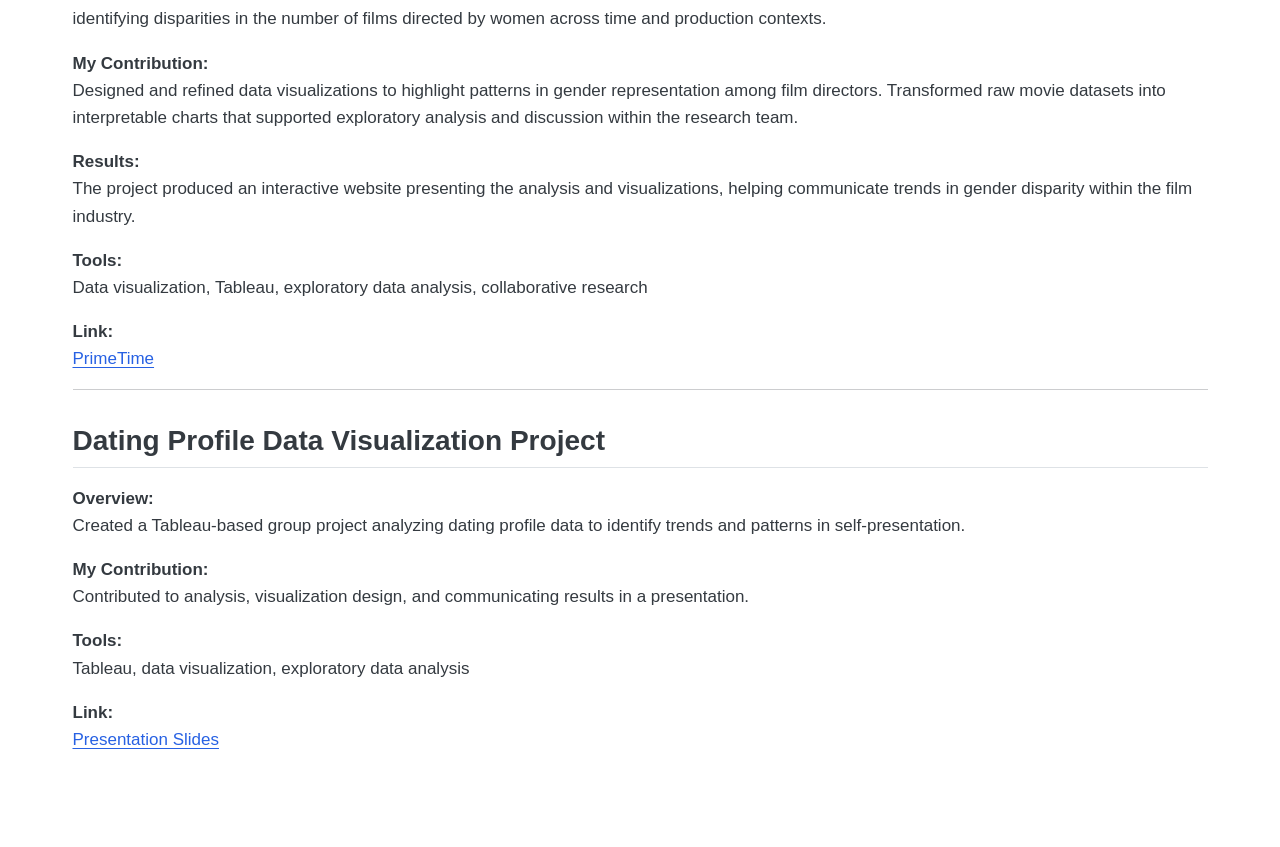
<file: docs/projects.html>
<!DOCTYPE html>
<html xmlns="http://www.w3.org/1999/xhtml" lang="en" xml:lang="en"><head>

<meta charset="utf-8">
<meta name="generator" content="quarto-1.8.25">

<meta name="viewport" content="width=device-width, initial-scale=1.0, user-scalable=yes">


<title>Projects – Uriel Santa Cruz</title>
<style>
code{white-space: pre-wrap;}
span.smallcaps{font-variant: small-caps;}
div.columns{display: flex; gap: min(4vw, 1.5em);}
div.column{flex: auto; overflow-x: auto;}
div.hanging-indent{margin-left: 1.5em; text-indent: -1.5em;}
ul.task-list{list-style: none;}
ul.task-list li input[type="checkbox"] {
  width: 0.8em;
  margin: 0 0.8em 0.2em -1em; /* quarto-specific, see https://github.com/quarto-dev/quarto-cli/issues/4556 */ 
  vertical-align: middle;
}
</style>


<script src="site_libs/quarto-nav/quarto-nav.js"></script>
<script src="site_libs/quarto-nav/headroom.min.js"></script>
<script src="site_libs/clipboard/clipboard.min.js"></script>
<script src="site_libs/quarto-search/autocomplete.umd.js"></script>
<script src="site_libs/quarto-search/fuse.min.js"></script>
<script src="site_libs/quarto-search/quarto-search.js"></script>
<meta name="quarto:offset" content="./">
<script src="site_libs/quarto-html/quarto.js" type="module"></script>
<script src="site_libs/quarto-html/tabsets/tabsets.js" type="module"></script>
<script src="site_libs/quarto-html/axe/axe-check.js" type="module"></script>
<script src="site_libs/quarto-html/popper.min.js"></script>
<script src="site_libs/quarto-html/tippy.umd.min.js"></script>
<script src="site_libs/quarto-html/anchor.min.js"></script>
<link href="site_libs/quarto-html/tippy.css" rel="stylesheet">
<link href="site_libs/quarto-html/quarto-syntax-highlighting-7b89279ff1a6dce999919e0e67d4d9ec.css" rel="stylesheet" id="quarto-text-highlighting-styles">
<script src="site_libs/bootstrap/bootstrap.min.js"></script>
<link href="site_libs/bootstrap/bootstrap-icons.css" rel="stylesheet">
<link href="site_libs/bootstrap/bootstrap-e31584831b205ffbb2d98406f31c2a5b.min.css" rel="stylesheet" append-hash="true" id="quarto-bootstrap" data-mode="light">
<script id="quarto-search-options" type="application/json">{
  "location": "navbar",
  "copy-button": false,
  "collapse-after": 3,
  "panel-placement": "end",
  "type": "overlay",
  "limit": 50,
  "keyboard-shortcut": [
    "f",
    "/",
    "s"
  ],
  "show-item-context": false,
  "language": {
    "search-no-results-text": "No results",
    "search-matching-documents-text": "matching documents",
    "search-copy-link-title": "Copy link to search",
    "search-hide-matches-text": "Hide additional matches",
    "search-more-match-text": "more match in this document",
    "search-more-matches-text": "more matches in this document",
    "search-clear-button-title": "Clear",
    "search-text-placeholder": "",
    "search-detached-cancel-button-title": "Cancel",
    "search-submit-button-title": "Submit",
    "search-label": "Search"
  }
}</script>


<link rel="stylesheet" href="styles.css">
</head>

<body class="nav-fixed quarto-light">

<div id="quarto-search-results"></div>
  <header id="quarto-header" class="headroom fixed-top">
    <nav class="navbar navbar-expand-lg " data-bs-theme="dark">
      <div class="navbar-container container-fluid">
      <div class="navbar-brand-container mx-auto">
    <a href="./index.html" class="navbar-brand navbar-brand-logo">
    </a>
    <a class="navbar-brand" href="./index.html">
    <span class="navbar-title">Uriel Santa Cruz</span>
    </a>
  </div>
            <div id="quarto-search" class="" title="Search"></div>
          <button class="navbar-toggler" type="button" data-bs-toggle="collapse" data-bs-target="#navbarCollapse" aria-controls="navbarCollapse" role="menu" aria-expanded="false" aria-label="Toggle navigation" onclick="if (window.quartoToggleHeadroom) { window.quartoToggleHeadroom(); }">
  <span class="navbar-toggler-icon"></span>
</button>
          <div class="collapse navbar-collapse" id="navbarCollapse">
            <ul class="navbar-nav navbar-nav-scroll me-auto">
  <li class="nav-item">
    <a class="nav-link" href="./index.html"> 
<span class="menu-text">Home</span></a>
  </li>  
  <li class="nav-item">
    <a class="nav-link" href="./about.html"> 
<span class="menu-text">About</span></a>
  </li>  
  <li class="nav-item">
    <a class="nav-link active" href="./projects.html" aria-current="page"> 
<span class="menu-text">Projects</span></a>
  </li>  
  <li class="nav-item">
    <a class="nav-link" href="./resume.html"> 
<span class="menu-text">Resume &amp; Contact</span></a>
  </li>  
</ul>
            <ul class="navbar-nav navbar-nav-scroll ms-auto">
  <li class="nav-item compact">
    <a class="nav-link" href="https://github.com/urielc1"> <i class="bi bi-github" role="img">
</i> 
<span class="menu-text"></span></a>
  </li>  
  <li class="nav-item compact">
    <a class="nav-link" href="https://www.linkedin.com/in/urielsc1"> <i class="bi bi-linkedin" role="img">
</i> 
<span class="menu-text"></span></a>
  </li>  
  <li class="nav-item compact">
    <a class="nav-link" href="mailto:usantacruz05@gmail.com"> <i class="bi bi-envelope" role="img">
</i> 
<span class="menu-text"></span></a>
  </li>  
</ul>
          </div> <!-- /navcollapse -->
            <div class="quarto-navbar-tools">
</div>
      </div> <!-- /container-fluid -->
    </nav>
</header>
<!-- content -->
<div id="quarto-content" class="quarto-container page-columns page-rows-contents page-layout-full page-navbar">
<!-- sidebar -->
<!-- margin-sidebar -->
    
<!-- main -->
<main class="content column-page" id="quarto-document-content">

<header id="title-block-header" class="quarto-title-block default">
<div class="quarto-title">
<h1 class="title">Projects</h1>
</div>



<div class="quarto-title-meta column-page">

    
  
    
  </div>
  


</header>


<section id="youtube-virality-project" class="level2">
<h2 class="anchored" data-anchor-id="youtube-virality-project">YouTube Virality Project</h2>
<p><strong>Overview:</strong><br>
Developed a machine learning model in Python to predict whether a YouTube video would become viral using large-scale metadata and textual features.</p>
<p><strong>My Contribution:</strong><br>
Scraped and processed over 774,000 video records, engineered structured and text-based features, and helped train a neural network model to analyze patterns in video performance.</p>
<p><strong>Tools:</strong><br>
Python, Pandas, NumPy, Scikit-learn, TensorFlow, machine learning</p>
<p><strong>Link:</strong><br>
<a href="https://github.com/jhc73/pic16b">Github Repo</a></p>
<p>or</p>
<p><a href="virality_report">Report</a></p>
<hr>
</section>
<section id="movie-box-office-regression-analysis" class="level2">
<h2 class="anchored" data-anchor-id="movie-box-office-regression-analysis">Movie Box Office Regression Analysis</h2>
<p><strong>Overview:</strong><br>
Built a multiple linear regression project in R to study how movie reviews and related features influenced box office revenue.</p>
<p><strong>My Contribution:</strong><br>
Worked on data analysis, diagnostic plots, model interpretation, and presentation of findings.</p>
<p><strong>Tools:</strong><br>
R, regression analysis, data visualization</p>
<p><strong>Link:</strong><br>
<a href="my_resume.pdf">Report</a></p>
<hr>
</section>
<section id="los-angeles-housing-price-analysis" class="level2">
<h2 class="anchored" data-anchor-id="los-angeles-housing-price-analysis">Los Angeles Housing Price Analysis</h2>
<p><strong>Overview:</strong><br>
Conducted an exploratory analysis of housing prices in Los Angeles using historical housing datasets and geographic data. The project focused on identifying spatial and structural patterns that influence property values.</p>
<p><strong>My Contribution:</strong><br>
Cleaned and processed housing datasets, integrated geographic boundary data for Los Angeles County, and built a regression-based model to examine how location and housing characteristics relate to price trends.</p>
<p><strong>Tools:</strong><br>
List tools, skills, or methods.</p>
<p><strong>Link:</strong><br>
<a href="final_poster.pdf">Research Poster</a></p>
<hr>
</section>
<section id="women-film-directors-analysis-primetime-project" class="level2">
<h2 class="anchored" data-anchor-id="women-film-directors-analysis-primetime-project">Women Film Directors Analysis (PrimeTime Project)</h2>
<p><strong>Overview:</strong><br>
Analyzed gender representation in the film industry by examining datasets of film directors and movie production data. The project focused on identifying disparities in the number of films directed by women across time and production contexts.</p>
<p><strong>My Contribution:</strong><br>
Designed and refined data visualizations to highlight patterns in gender representation among film directors. Transformed raw movie datasets into interpretable charts that supported exploratory analysis and discussion within the research team.</p>
<p><strong>Results:</strong><br>
The project produced an interactive website presenting the analysis and visualizations, helping communicate trends in gender disparity within the film industry.</p>
<p><strong>Tools:</strong><br>
Data visualization, Tableau, exploratory data analysis, collaborative research</p>
<p><strong>Link:</strong><br>
<a href="https://primetime.humspace.ucla.edu">PrimeTime</a></p>
<hr>
</section>
<section id="dating-profile-data-visualization-project" class="level2">
<h2 class="anchored" data-anchor-id="dating-profile-data-visualization-project">Dating Profile Data Visualization Project</h2>
<p><strong>Overview:</strong><br>
Created a Tableau-based group project analyzing dating profile data to identify trends and patterns in self-presentation.</p>
<p><strong>My Contribution:</strong><br>
Contributed to analysis, visualization design, and communicating results in a presentation.</p>
<p><strong>Tools:</strong><br>
Tableau, data visualization, exploratory data analysis</p>
<p><strong>Link:</strong><br>
<a href="dating_slides.pdf">Presentation Slides</a></p>


</section>

</main> <!-- /main -->
<script id="quarto-html-after-body" type="application/javascript">
  window.document.addEventListener("DOMContentLoaded", function (event) {
    const icon = "";
    const anchorJS = new window.AnchorJS();
    anchorJS.options = {
      placement: 'right',
      icon: icon
    };
    anchorJS.add('.anchored');
    const isCodeAnnotation = (el) => {
      for (const clz of el.classList) {
        if (clz.startsWith('code-annotation-')) {                     
          return true;
        }
      }
      return false;
    }
    const onCopySuccess = function(e) {
      // button target
      const button = e.trigger;
      // don't keep focus
      button.blur();
      // flash "checked"
      button.classList.add('code-copy-button-checked');
      var currentTitle = button.getAttribute("title");
      button.setAttribute("title", "Copied!");
      let tooltip;
      if (window.bootstrap) {
        button.setAttribute("data-bs-toggle", "tooltip");
        button.setAttribute("data-bs-placement", "left");
        button.setAttribute("data-bs-title", "Copied!");
        tooltip = new bootstrap.Tooltip(button, 
          { trigger: "manual", 
            customClass: "code-copy-button-tooltip",
            offset: [0, -8]});
        tooltip.show();    
      }
      setTimeout(function() {
        if (tooltip) {
          tooltip.hide();
          button.removeAttribute("data-bs-title");
          button.removeAttribute("data-bs-toggle");
          button.removeAttribute("data-bs-placement");
        }
        button.setAttribute("title", currentTitle);
        button.classList.remove('code-copy-button-checked');
      }, 1000);
      // clear code selection
      e.clearSelection();
    }
    const getTextToCopy = function(trigger) {
      const outerScaffold = trigger.parentElement.cloneNode(true);
      const codeEl = outerScaffold.querySelector('code');
      for (const childEl of codeEl.children) {
        if (isCodeAnnotation(childEl)) {
          childEl.remove();
        }
      }
      return codeEl.innerText;
    }
    const clipboard = new window.ClipboardJS('.code-copy-button:not([data-in-quarto-modal])', {
      text: getTextToCopy
    });
    clipboard.on('success', onCopySuccess);
    if (window.document.getElementById('quarto-embedded-source-code-modal')) {
      const clipboardModal = new window.ClipboardJS('.code-copy-button[data-in-quarto-modal]', {
        text: getTextToCopy,
        container: window.document.getElementById('quarto-embedded-source-code-modal')
      });
      clipboardModal.on('success', onCopySuccess);
    }
      var localhostRegex = new RegExp(/^(?:http|https):\/\/localhost\:?[0-9]*\//);
      var mailtoRegex = new RegExp(/^mailto:/);
        var filterRegex = new RegExp('/' + window.location.host + '/');
      var isInternal = (href) => {
          return filterRegex.test(href) || localhostRegex.test(href) || mailtoRegex.test(href);
      }
      // Inspect non-navigation links and adorn them if external
     var links = window.document.querySelectorAll('a[href]:not(.nav-link):not(.navbar-brand):not(.toc-action):not(.sidebar-link):not(.sidebar-item-toggle):not(.pagination-link):not(.no-external):not([aria-hidden]):not(.dropdown-item):not(.quarto-navigation-tool):not(.about-link)');
      for (var i=0; i<links.length; i++) {
        const link = links[i];
        if (!isInternal(link.href)) {
          // undo the damage that might have been done by quarto-nav.js in the case of
          // links that we want to consider external
          if (link.dataset.originalHref !== undefined) {
            link.href = link.dataset.originalHref;
          }
        }
      }
    function tippyHover(el, contentFn, onTriggerFn, onUntriggerFn) {
      const config = {
        allowHTML: true,
        maxWidth: 500,
        delay: 100,
        arrow: false,
        appendTo: function(el) {
            return el.parentElement;
        },
        interactive: true,
        interactiveBorder: 10,
        theme: 'quarto',
        placement: 'bottom-start',
      };
      if (contentFn) {
        config.content = contentFn;
      }
      if (onTriggerFn) {
        config.onTrigger = onTriggerFn;
      }
      if (onUntriggerFn) {
        config.onUntrigger = onUntriggerFn;
      }
      window.tippy(el, config); 
    }
    const noterefs = window.document.querySelectorAll('a[role="doc-noteref"]');
    for (var i=0; i<noterefs.length; i++) {
      const ref = noterefs[i];
      tippyHover(ref, function() {
        // use id or data attribute instead here
        let href = ref.getAttribute('data-footnote-href') || ref.getAttribute('href');
        try { href = new URL(href).hash; } catch {}
        const id = href.replace(/^#\/?/, "");
        const note = window.document.getElementById(id);
        if (note) {
          return note.innerHTML;
        } else {
          return "";
        }
      });
    }
    const xrefs = window.document.querySelectorAll('a.quarto-xref');
    const processXRef = (id, note) => {
      // Strip column container classes
      const stripColumnClz = (el) => {
        el.classList.remove("page-full", "page-columns");
        if (el.children) {
          for (const child of el.children) {
            stripColumnClz(child);
          }
        }
      }
      stripColumnClz(note)
      if (id === null || id.startsWith('sec-')) {
        // Special case sections, only their first couple elements
        const container = document.createElement("div");
        if (note.children && note.children.length > 2) {
          container.appendChild(note.children[0].cloneNode(true));
          for (let i = 1; i < note.children.length; i++) {
            const child = note.children[i];
            if (child.tagName === "P" && child.innerText === "") {
              continue;
            } else {
              container.appendChild(child.cloneNode(true));
              break;
            }
          }
          if (window.Quarto?.typesetMath) {
            window.Quarto.typesetMath(container);
          }
          return container.innerHTML
        } else {
          if (window.Quarto?.typesetMath) {
            window.Quarto.typesetMath(note);
          }
          return note.innerHTML;
        }
      } else {
        // Remove any anchor links if they are present
        const anchorLink = note.querySelector('a.anchorjs-link');
        if (anchorLink) {
          anchorLink.remove();
        }
        if (window.Quarto?.typesetMath) {
          window.Quarto.typesetMath(note);
        }
        if (note.classList.contains("callout")) {
          return note.outerHTML;
        } else {
          return note.innerHTML;
        }
      }
    }
    for (var i=0; i<xrefs.length; i++) {
      const xref = xrefs[i];
      tippyHover(xref, undefined, function(instance) {
        instance.disable();
        let url = xref.getAttribute('href');
        let hash = undefined; 
        if (url.startsWith('#')) {
          hash = url;
        } else {
          try { hash = new URL(url).hash; } catch {}
        }
        if (hash) {
          const id = hash.replace(/^#\/?/, "");
          const note = window.document.getElementById(id);
          if (note !== null) {
            try {
              const html = processXRef(id, note.cloneNode(true));
              instance.setContent(html);
            } finally {
              instance.enable();
              instance.show();
            }
          } else {
            // See if we can fetch this
            fetch(url.split('#')[0])
            .then(res => res.text())
            .then(html => {
              const parser = new DOMParser();
              const htmlDoc = parser.parseFromString(html, "text/html");
              const note = htmlDoc.getElementById(id);
              if (note !== null) {
                const html = processXRef(id, note);
                instance.setContent(html);
              } 
            }).finally(() => {
              instance.enable();
              instance.show();
            });
          }
        } else {
          // See if we can fetch a full url (with no hash to target)
          // This is a special case and we should probably do some content thinning / targeting
          fetch(url)
          .then(res => res.text())
          .then(html => {
            const parser = new DOMParser();
            const htmlDoc = parser.parseFromString(html, "text/html");
            const note = htmlDoc.querySelector('main.content');
            if (note !== null) {
              // This should only happen for chapter cross references
              // (since there is no id in the URL)
              // remove the first header
              if (note.children.length > 0 && note.children[0].tagName === "HEADER") {
                note.children[0].remove();
              }
              const html = processXRef(null, note);
              instance.setContent(html);
            } 
          }).finally(() => {
            instance.enable();
            instance.show();
          });
        }
      }, function(instance) {
      });
    }
        let selectedAnnoteEl;
        const selectorForAnnotation = ( cell, annotation) => {
          let cellAttr = 'data-code-cell="' + cell + '"';
          let lineAttr = 'data-code-annotation="' +  annotation + '"';
          const selector = 'span[' + cellAttr + '][' + lineAttr + ']';
          return selector;
        }
        const selectCodeLines = (annoteEl) => {
          const doc = window.document;
          const targetCell = annoteEl.getAttribute("data-target-cell");
          const targetAnnotation = annoteEl.getAttribute("data-target-annotation");
          const annoteSpan = window.document.querySelector(selectorForAnnotation(targetCell, targetAnnotation));
          const lines = annoteSpan.getAttribute("data-code-lines").split(",");
          const lineIds = lines.map((line) => {
            return targetCell + "-" + line;
          })
          let top = null;
          let height = null;
          let parent = null;
          if (lineIds.length > 0) {
              //compute the position of the single el (top and bottom and make a div)
              const el = window.document.getElementById(lineIds[0]);
              top = el.offsetTop;
              height = el.offsetHeight;
              parent = el.parentElement.parentElement;
            if (lineIds.length > 1) {
              const lastEl = window.document.getElementById(lineIds[lineIds.length - 1]);
              const bottom = lastEl.offsetTop + lastEl.offsetHeight;
              height = bottom - top;
            }
            if (top !== null && height !== null && parent !== null) {
              // cook up a div (if necessary) and position it 
              let div = window.document.getElementById("code-annotation-line-highlight");
              if (div === null) {
                div = window.document.createElement("div");
                div.setAttribute("id", "code-annotation-line-highlight");
                div.style.position = 'absolute';
                parent.appendChild(div);
              }
              div.style.top = top - 2 + "px";
              div.style.height = height + 4 + "px";
              div.style.left = 0;
              let gutterDiv = window.document.getElementById("code-annotation-line-highlight-gutter");
              if (gutterDiv === null) {
                gutterDiv = window.document.createElement("div");
                gutterDiv.setAttribute("id", "code-annotation-line-highlight-gutter");
                gutterDiv.style.position = 'absolute';
                const codeCell = window.document.getElementById(targetCell);
                const gutter = codeCell.querySelector('.code-annotation-gutter');
                gutter.appendChild(gutterDiv);
              }
              gutterDiv.style.top = top - 2 + "px";
              gutterDiv.style.height = height + 4 + "px";
            }
            selectedAnnoteEl = annoteEl;
          }
        };
        const unselectCodeLines = () => {
          const elementsIds = ["code-annotation-line-highlight", "code-annotation-line-highlight-gutter"];
          elementsIds.forEach((elId) => {
            const div = window.document.getElementById(elId);
            if (div) {
              div.remove();
            }
          });
          selectedAnnoteEl = undefined;
        };
          // Handle positioning of the toggle
      window.addEventListener(
        "resize",
        throttle(() => {
          elRect = undefined;
          if (selectedAnnoteEl) {
            selectCodeLines(selectedAnnoteEl);
          }
        }, 10)
      );
      function throttle(fn, ms) {
      let throttle = false;
      let timer;
        return (...args) => {
          if(!throttle) { // first call gets through
              fn.apply(this, args);
              throttle = true;
          } else { // all the others get throttled
              if(timer) clearTimeout(timer); // cancel #2
              timer = setTimeout(() => {
                fn.apply(this, args);
                timer = throttle = false;
              }, ms);
          }
        };
      }
        // Attach click handler to the DT
        const annoteDls = window.document.querySelectorAll('dt[data-target-cell]');
        for (const annoteDlNode of annoteDls) {
          annoteDlNode.addEventListener('click', (event) => {
            const clickedEl = event.target;
            if (clickedEl !== selectedAnnoteEl) {
              unselectCodeLines();
              const activeEl = window.document.querySelector('dt[data-target-cell].code-annotation-active');
              if (activeEl) {
                activeEl.classList.remove('code-annotation-active');
              }
              selectCodeLines(clickedEl);
              clickedEl.classList.add('code-annotation-active');
            } else {
              // Unselect the line
              unselectCodeLines();
              clickedEl.classList.remove('code-annotation-active');
            }
          });
        }
    const findCites = (el) => {
      const parentEl = el.parentElement;
      if (parentEl) {
        const cites = parentEl.dataset.cites;
        if (cites) {
          return {
            el,
            cites: cites.split(' ')
          };
        } else {
          return findCites(el.parentElement)
        }
      } else {
        return undefined;
      }
    };
    var bibliorefs = window.document.querySelectorAll('a[role="doc-biblioref"]');
    for (var i=0; i<bibliorefs.length; i++) {
      const ref = bibliorefs[i];
      const citeInfo = findCites(ref);
      if (citeInfo) {
        tippyHover(citeInfo.el, function() {
          var popup = window.document.createElement('div');
          citeInfo.cites.forEach(function(cite) {
            var citeDiv = window.document.createElement('div');
            citeDiv.classList.add('hanging-indent');
            citeDiv.classList.add('csl-entry');
            var biblioDiv = window.document.getElementById('ref-' + cite);
            if (biblioDiv) {
              citeDiv.innerHTML = biblioDiv.innerHTML;
            }
            popup.appendChild(citeDiv);
          });
          return popup.innerHTML;
        });
      }
    }
  });
  </script>
</div> <!-- /content -->




</body></html>
</file>
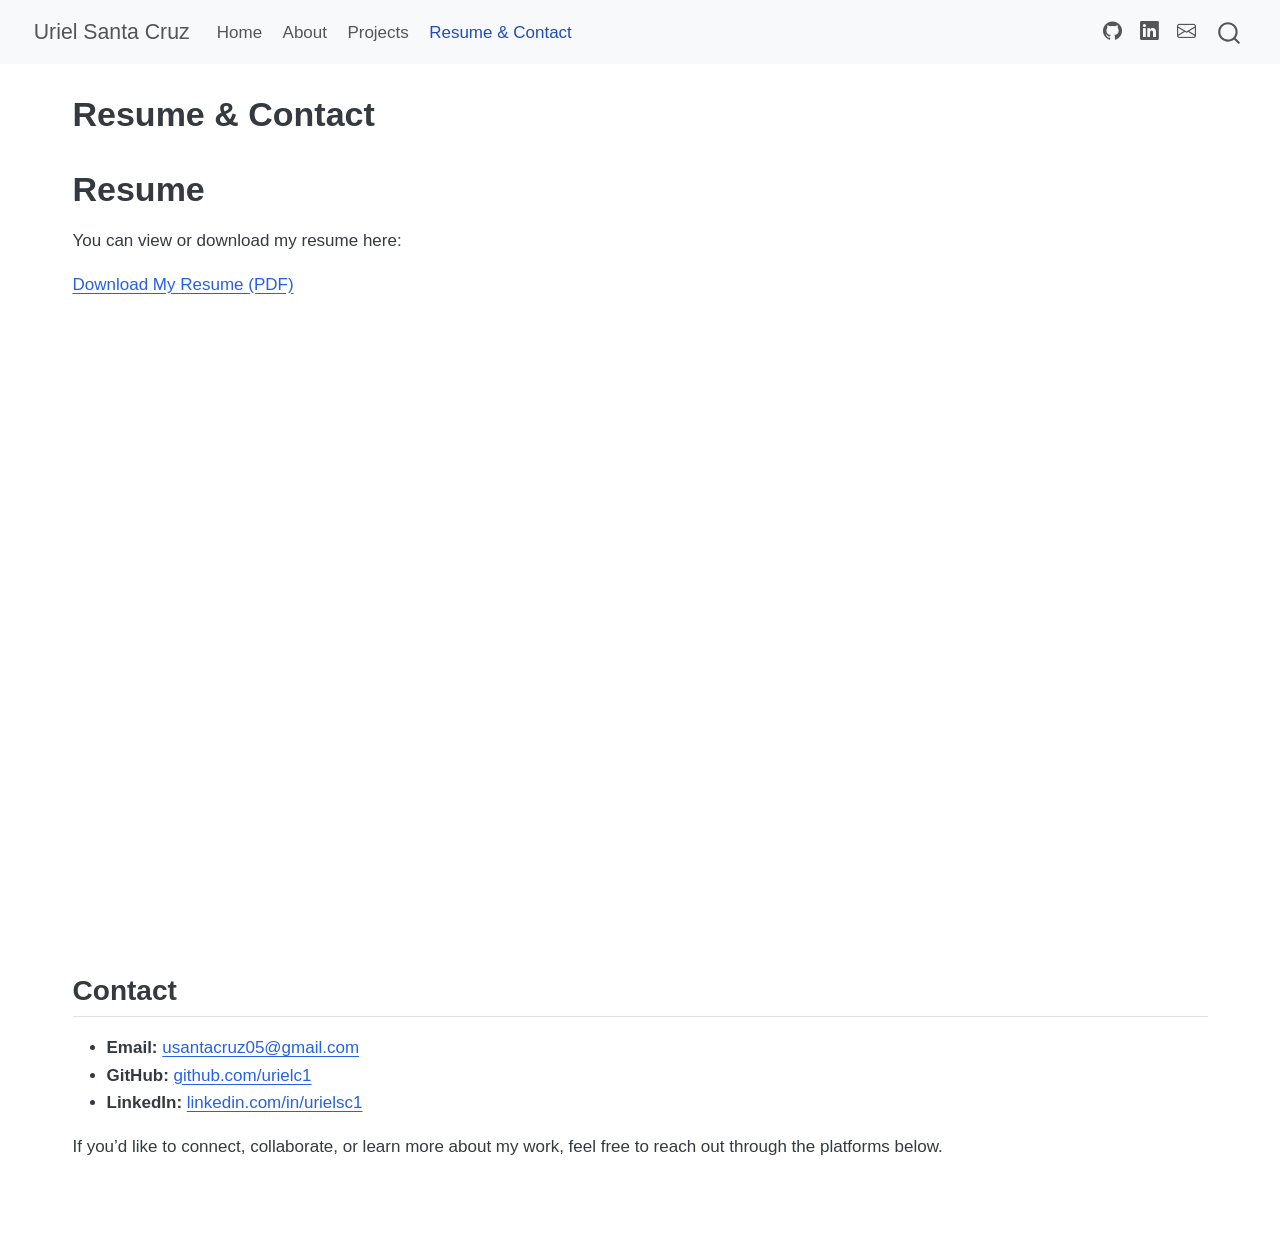
<file: docs/resume.html>
<!DOCTYPE html>
<html xmlns="http://www.w3.org/1999/xhtml" lang="en" xml:lang="en"><head>

<meta charset="utf-8">
<meta name="generator" content="quarto-1.8.25">

<meta name="viewport" content="width=device-width, initial-scale=1.0, user-scalable=yes">


<title>Resume &amp; Contact – Uriel Santa Cruz</title>
<style>
code{white-space: pre-wrap;}
span.smallcaps{font-variant: small-caps;}
div.columns{display: flex; gap: min(4vw, 1.5em);}
div.column{flex: auto; overflow-x: auto;}
div.hanging-indent{margin-left: 1.5em; text-indent: -1.5em;}
ul.task-list{list-style: none;}
ul.task-list li input[type="checkbox"] {
  width: 0.8em;
  margin: 0 0.8em 0.2em -1em; /* quarto-specific, see https://github.com/quarto-dev/quarto-cli/issues/4556 */ 
  vertical-align: middle;
}
</style>


<script src="site_libs/quarto-nav/quarto-nav.js"></script>
<script src="site_libs/quarto-nav/headroom.min.js"></script>
<script src="site_libs/clipboard/clipboard.min.js"></script>
<script src="site_libs/quarto-search/autocomplete.umd.js"></script>
<script src="site_libs/quarto-search/fuse.min.js"></script>
<script src="site_libs/quarto-search/quarto-search.js"></script>
<meta name="quarto:offset" content="./">
<script src="site_libs/quarto-html/quarto.js" type="module"></script>
<script src="site_libs/quarto-html/tabsets/tabsets.js" type="module"></script>
<script src="site_libs/quarto-html/axe/axe-check.js" type="module"></script>
<script src="site_libs/quarto-html/popper.min.js"></script>
<script src="site_libs/quarto-html/tippy.umd.min.js"></script>
<script src="site_libs/quarto-html/anchor.min.js"></script>
<link href="site_libs/quarto-html/tippy.css" rel="stylesheet">
<link href="site_libs/quarto-html/quarto-syntax-highlighting-7b89279ff1a6dce999919e0e67d4d9ec.css" rel="stylesheet" id="quarto-text-highlighting-styles">
<script src="site_libs/bootstrap/bootstrap.min.js"></script>
<link href="site_libs/bootstrap/bootstrap-icons.css" rel="stylesheet">
<link href="site_libs/bootstrap/bootstrap-e31584831b205ffbb2d98406f31c2a5b.min.css" rel="stylesheet" append-hash="true" id="quarto-bootstrap" data-mode="light">
<script id="quarto-search-options" type="application/json">{
  "location": "navbar",
  "copy-button": false,
  "collapse-after": 3,
  "panel-placement": "end",
  "type": "overlay",
  "limit": 50,
  "keyboard-shortcut": [
    "f",
    "/",
    "s"
  ],
  "show-item-context": false,
  "language": {
    "search-no-results-text": "No results",
    "search-matching-documents-text": "matching documents",
    "search-copy-link-title": "Copy link to search",
    "search-hide-matches-text": "Hide additional matches",
    "search-more-match-text": "more match in this document",
    "search-more-matches-text": "more matches in this document",
    "search-clear-button-title": "Clear",
    "search-text-placeholder": "",
    "search-detached-cancel-button-title": "Cancel",
    "search-submit-button-title": "Submit",
    "search-label": "Search"
  }
}</script>


<link rel="stylesheet" href="styles.css">
</head>

<body class="nav-fixed quarto-light">

<div id="quarto-search-results"></div>
  <header id="quarto-header" class="headroom fixed-top">
    <nav class="navbar navbar-expand-lg " data-bs-theme="dark">
      <div class="navbar-container container-fluid">
      <div class="navbar-brand-container mx-auto">
    <a href="./index.html" class="navbar-brand navbar-brand-logo">
    </a>
    <a class="navbar-brand" href="./index.html">
    <span class="navbar-title">Uriel Santa Cruz</span>
    </a>
  </div>
            <div id="quarto-search" class="" title="Search"></div>
          <button class="navbar-toggler" type="button" data-bs-toggle="collapse" data-bs-target="#navbarCollapse" aria-controls="navbarCollapse" role="menu" aria-expanded="false" aria-label="Toggle navigation" onclick="if (window.quartoToggleHeadroom) { window.quartoToggleHeadroom(); }">
  <span class="navbar-toggler-icon"></span>
</button>
          <div class="collapse navbar-collapse" id="navbarCollapse">
            <ul class="navbar-nav navbar-nav-scroll me-auto">
  <li class="nav-item">
    <a class="nav-link" href="./index.html"> 
<span class="menu-text">Home</span></a>
  </li>  
  <li class="nav-item">
    <a class="nav-link" href="./about.html"> 
<span class="menu-text">About</span></a>
  </li>  
  <li class="nav-item">
    <a class="nav-link" href="./projects.html"> 
<span class="menu-text">Projects</span></a>
  </li>  
  <li class="nav-item">
    <a class="nav-link active" href="./resume.html" aria-current="page"> 
<span class="menu-text">Resume &amp; Contact</span></a>
  </li>  
</ul>
            <ul class="navbar-nav navbar-nav-scroll ms-auto">
  <li class="nav-item compact">
    <a class="nav-link" href="https://github.com/urielc1"> <i class="bi bi-github" role="img">
</i> 
<span class="menu-text"></span></a>
  </li>  
  <li class="nav-item compact">
    <a class="nav-link" href="https://www.linkedin.com/in/urielsc1"> <i class="bi bi-linkedin" role="img">
</i> 
<span class="menu-text"></span></a>
  </li>  
  <li class="nav-item compact">
    <a class="nav-link" href="mailto:usantacruz05@gmail.com"> <i class="bi bi-envelope" role="img">
</i> 
<span class="menu-text"></span></a>
  </li>  
</ul>
          </div> <!-- /navcollapse -->
            <div class="quarto-navbar-tools">
</div>
      </div> <!-- /container-fluid -->
    </nav>
</header>
<!-- content -->
<div id="quarto-content" class="quarto-container page-columns page-rows-contents page-layout-full page-navbar">
<!-- sidebar -->
<!-- margin-sidebar -->
    
<!-- main -->
<main class="content column-page" id="quarto-document-content">

<header id="title-block-header" class="quarto-title-block default">
<div class="quarto-title">
<h1 class="title">Resume &amp; Contact</h1>
</div>



<div class="quarto-title-meta column-page">

    
  
    
  </div>
  


</header>


<section id="resume" class="level1">
<h1>Resume</h1>
<p>You can view or download my resume here:</p>
<p><a href="my_resume.pdf">Download My Resume (PDF)</a></p>
<iframe src="my_resume.pdf" width="100%" height="600px">
</iframe>
<section id="contact" class="level2">
<h2 class="anchored" data-anchor-id="contact">Contact</h2>
<ul>
<li><strong>Email:</strong> <a href="mailto:usantacruz05@gmail.com">usantacruz05@gmail.com</a></li>
<li><strong>GitHub:</strong> <a href="https://github.com/urielc1">github.com/urielc1</a></li>
<li><strong>LinkedIn:</strong> <a href="https://www.linkedin.com/in/urielsc1">linkedin.com/in/urielsc1</a></li>
</ul>
<p>If you’d like to connect, collaborate, or learn more about my work, feel free to reach out through the platforms below.</p>


</section>
</section>

</main> <!-- /main -->
<script id="quarto-html-after-body" type="application/javascript">
  window.document.addEventListener("DOMContentLoaded", function (event) {
    const icon = "";
    const anchorJS = new window.AnchorJS();
    anchorJS.options = {
      placement: 'right',
      icon: icon
    };
    anchorJS.add('.anchored');
    const isCodeAnnotation = (el) => {
      for (const clz of el.classList) {
        if (clz.startsWith('code-annotation-')) {                     
          return true;
        }
      }
      return false;
    }
    const onCopySuccess = function(e) {
      // button target
      const button = e.trigger;
      // don't keep focus
      button.blur();
      // flash "checked"
      button.classList.add('code-copy-button-checked');
      var currentTitle = button.getAttribute("title");
      button.setAttribute("title", "Copied!");
      let tooltip;
      if (window.bootstrap) {
        button.setAttribute("data-bs-toggle", "tooltip");
        button.setAttribute("data-bs-placement", "left");
        button.setAttribute("data-bs-title", "Copied!");
        tooltip = new bootstrap.Tooltip(button, 
          { trigger: "manual", 
            customClass: "code-copy-button-tooltip",
            offset: [0, -8]});
        tooltip.show();    
      }
      setTimeout(function() {
        if (tooltip) {
          tooltip.hide();
          button.removeAttribute("data-bs-title");
          button.removeAttribute("data-bs-toggle");
          button.removeAttribute("data-bs-placement");
        }
        button.setAttribute("title", currentTitle);
        button.classList.remove('code-copy-button-checked');
      }, 1000);
      // clear code selection
      e.clearSelection();
    }
    const getTextToCopy = function(trigger) {
      const outerScaffold = trigger.parentElement.cloneNode(true);
      const codeEl = outerScaffold.querySelector('code');
      for (const childEl of codeEl.children) {
        if (isCodeAnnotation(childEl)) {
          childEl.remove();
        }
      }
      return codeEl.innerText;
    }
    const clipboard = new window.ClipboardJS('.code-copy-button:not([data-in-quarto-modal])', {
      text: getTextToCopy
    });
    clipboard.on('success', onCopySuccess);
    if (window.document.getElementById('quarto-embedded-source-code-modal')) {
      const clipboardModal = new window.ClipboardJS('.code-copy-button[data-in-quarto-modal]', {
        text: getTextToCopy,
        container: window.document.getElementById('quarto-embedded-source-code-modal')
      });
      clipboardModal.on('success', onCopySuccess);
    }
      var localhostRegex = new RegExp(/^(?:http|https):\/\/localhost\:?[0-9]*\//);
      var mailtoRegex = new RegExp(/^mailto:/);
        var filterRegex = new RegExp('/' + window.location.host + '/');
      var isInternal = (href) => {
          return filterRegex.test(href) || localhostRegex.test(href) || mailtoRegex.test(href);
      }
      // Inspect non-navigation links and adorn them if external
     var links = window.document.querySelectorAll('a[href]:not(.nav-link):not(.navbar-brand):not(.toc-action):not(.sidebar-link):not(.sidebar-item-toggle):not(.pagination-link):not(.no-external):not([aria-hidden]):not(.dropdown-item):not(.quarto-navigation-tool):not(.about-link)');
      for (var i=0; i<links.length; i++) {
        const link = links[i];
        if (!isInternal(link.href)) {
          // undo the damage that might have been done by quarto-nav.js in the case of
          // links that we want to consider external
          if (link.dataset.originalHref !== undefined) {
            link.href = link.dataset.originalHref;
          }
        }
      }
    function tippyHover(el, contentFn, onTriggerFn, onUntriggerFn) {
      const config = {
        allowHTML: true,
        maxWidth: 500,
        delay: 100,
        arrow: false,
        appendTo: function(el) {
            return el.parentElement;
        },
        interactive: true,
        interactiveBorder: 10,
        theme: 'quarto',
        placement: 'bottom-start',
      };
      if (contentFn) {
        config.content = contentFn;
      }
      if (onTriggerFn) {
        config.onTrigger = onTriggerFn;
      }
      if (onUntriggerFn) {
        config.onUntrigger = onUntriggerFn;
      }
      window.tippy(el, config); 
    }
    const noterefs = window.document.querySelectorAll('a[role="doc-noteref"]');
    for (var i=0; i<noterefs.length; i++) {
      const ref = noterefs[i];
      tippyHover(ref, function() {
        // use id or data attribute instead here
        let href = ref.getAttribute('data-footnote-href') || ref.getAttribute('href');
        try { href = new URL(href).hash; } catch {}
        const id = href.replace(/^#\/?/, "");
        const note = window.document.getElementById(id);
        if (note) {
          return note.innerHTML;
        } else {
          return "";
        }
      });
    }
    const xrefs = window.document.querySelectorAll('a.quarto-xref');
    const processXRef = (id, note) => {
      // Strip column container classes
      const stripColumnClz = (el) => {
        el.classList.remove("page-full", "page-columns");
        if (el.children) {
          for (const child of el.children) {
            stripColumnClz(child);
          }
        }
      }
      stripColumnClz(note)
      if (id === null || id.startsWith('sec-')) {
        // Special case sections, only their first couple elements
        const container = document.createElement("div");
        if (note.children && note.children.length > 2) {
          container.appendChild(note.children[0].cloneNode(true));
          for (let i = 1; i < note.children.length; i++) {
            const child = note.children[i];
            if (child.tagName === "P" && child.innerText === "") {
              continue;
            } else {
              container.appendChild(child.cloneNode(true));
              break;
            }
          }
          if (window.Quarto?.typesetMath) {
            window.Quarto.typesetMath(container);
          }
          return container.innerHTML
        } else {
          if (window.Quarto?.typesetMath) {
            window.Quarto.typesetMath(note);
          }
          return note.innerHTML;
        }
      } else {
        // Remove any anchor links if they are present
        const anchorLink = note.querySelector('a.anchorjs-link');
        if (anchorLink) {
          anchorLink.remove();
        }
        if (window.Quarto?.typesetMath) {
          window.Quarto.typesetMath(note);
        }
        if (note.classList.contains("callout")) {
          return note.outerHTML;
        } else {
          return note.innerHTML;
        }
      }
    }
    for (var i=0; i<xrefs.length; i++) {
      const xref = xrefs[i];
      tippyHover(xref, undefined, function(instance) {
        instance.disable();
        let url = xref.getAttribute('href');
        let hash = undefined; 
        if (url.startsWith('#')) {
          hash = url;
        } else {
          try { hash = new URL(url).hash; } catch {}
        }
        if (hash) {
          const id = hash.replace(/^#\/?/, "");
          const note = window.document.getElementById(id);
          if (note !== null) {
            try {
              const html = processXRef(id, note.cloneNode(true));
              instance.setContent(html);
            } finally {
              instance.enable();
              instance.show();
            }
          } else {
            // See if we can fetch this
            fetch(url.split('#')[0])
            .then(res => res.text())
            .then(html => {
              const parser = new DOMParser();
              const htmlDoc = parser.parseFromString(html, "text/html");
              const note = htmlDoc.getElementById(id);
              if (note !== null) {
                const html = processXRef(id, note);
                instance.setContent(html);
              } 
            }).finally(() => {
              instance.enable();
              instance.show();
            });
          }
        } else {
          // See if we can fetch a full url (with no hash to target)
          // This is a special case and we should probably do some content thinning / targeting
          fetch(url)
          .then(res => res.text())
          .then(html => {
            const parser = new DOMParser();
            const htmlDoc = parser.parseFromString(html, "text/html");
            const note = htmlDoc.querySelector('main.content');
            if (note !== null) {
              // This should only happen for chapter cross references
              // (since there is no id in the URL)
              // remove the first header
              if (note.children.length > 0 && note.children[0].tagName === "HEADER") {
                note.children[0].remove();
              }
              const html = processXRef(null, note);
              instance.setContent(html);
            } 
          }).finally(() => {
            instance.enable();
            instance.show();
          });
        }
      }, function(instance) {
      });
    }
        let selectedAnnoteEl;
        const selectorForAnnotation = ( cell, annotation) => {
          let cellAttr = 'data-code-cell="' + cell + '"';
          let lineAttr = 'data-code-annotation="' +  annotation + '"';
          const selector = 'span[' + cellAttr + '][' + lineAttr + ']';
          return selector;
        }
        const selectCodeLines = (annoteEl) => {
          const doc = window.document;
          const targetCell = annoteEl.getAttribute("data-target-cell");
          const targetAnnotation = annoteEl.getAttribute("data-target-annotation");
          const annoteSpan = window.document.querySelector(selectorForAnnotation(targetCell, targetAnnotation));
          const lines = annoteSpan.getAttribute("data-code-lines").split(",");
          const lineIds = lines.map((line) => {
            return targetCell + "-" + line;
          })
          let top = null;
          let height = null;
          let parent = null;
          if (lineIds.length > 0) {
              //compute the position of the single el (top and bottom and make a div)
              const el = window.document.getElementById(lineIds[0]);
              top = el.offsetTop;
              height = el.offsetHeight;
              parent = el.parentElement.parentElement;
            if (lineIds.length > 1) {
              const lastEl = window.document.getElementById(lineIds[lineIds.length - 1]);
              const bottom = lastEl.offsetTop + lastEl.offsetHeight;
              height = bottom - top;
            }
            if (top !== null && height !== null && parent !== null) {
              // cook up a div (if necessary) and position it 
              let div = window.document.getElementById("code-annotation-line-highlight");
              if (div === null) {
                div = window.document.createElement("div");
                div.setAttribute("id", "code-annotation-line-highlight");
                div.style.position = 'absolute';
                parent.appendChild(div);
              }
              div.style.top = top - 2 + "px";
              div.style.height = height + 4 + "px";
              div.style.left = 0;
              let gutterDiv = window.document.getElementById("code-annotation-line-highlight-gutter");
              if (gutterDiv === null) {
                gutterDiv = window.document.createElement("div");
                gutterDiv.setAttribute("id", "code-annotation-line-highlight-gutter");
                gutterDiv.style.position = 'absolute';
                const codeCell = window.document.getElementById(targetCell);
                const gutter = codeCell.querySelector('.code-annotation-gutter');
                gutter.appendChild(gutterDiv);
              }
              gutterDiv.style.top = top - 2 + "px";
              gutterDiv.style.height = height + 4 + "px";
            }
            selectedAnnoteEl = annoteEl;
          }
        };
        const unselectCodeLines = () => {
          const elementsIds = ["code-annotation-line-highlight", "code-annotation-line-highlight-gutter"];
          elementsIds.forEach((elId) => {
            const div = window.document.getElementById(elId);
            if (div) {
              div.remove();
            }
          });
          selectedAnnoteEl = undefined;
        };
          // Handle positioning of the toggle
      window.addEventListener(
        "resize",
        throttle(() => {
          elRect = undefined;
          if (selectedAnnoteEl) {
            selectCodeLines(selectedAnnoteEl);
          }
        }, 10)
      );
      function throttle(fn, ms) {
      let throttle = false;
      let timer;
        return (...args) => {
          if(!throttle) { // first call gets through
              fn.apply(this, args);
              throttle = true;
          } else { // all the others get throttled
              if(timer) clearTimeout(timer); // cancel #2
              timer = setTimeout(() => {
                fn.apply(this, args);
                timer = throttle = false;
              }, ms);
          }
        };
      }
        // Attach click handler to the DT
        const annoteDls = window.document.querySelectorAll('dt[data-target-cell]');
        for (const annoteDlNode of annoteDls) {
          annoteDlNode.addEventListener('click', (event) => {
            const clickedEl = event.target;
            if (clickedEl !== selectedAnnoteEl) {
              unselectCodeLines();
              const activeEl = window.document.querySelector('dt[data-target-cell].code-annotation-active');
              if (activeEl) {
                activeEl.classList.remove('code-annotation-active');
              }
              selectCodeLines(clickedEl);
              clickedEl.classList.add('code-annotation-active');
            } else {
              // Unselect the line
              unselectCodeLines();
              clickedEl.classList.remove('code-annotation-active');
            }
          });
        }
    const findCites = (el) => {
      const parentEl = el.parentElement;
      if (parentEl) {
        const cites = parentEl.dataset.cites;
        if (cites) {
          return {
            el,
            cites: cites.split(' ')
          };
        } else {
          return findCites(el.parentElement)
        }
      } else {
        return undefined;
      }
    };
    var bibliorefs = window.document.querySelectorAll('a[role="doc-biblioref"]');
    for (var i=0; i<bibliorefs.length; i++) {
      const ref = bibliorefs[i];
      const citeInfo = findCites(ref);
      if (citeInfo) {
        tippyHover(citeInfo.el, function() {
          var popup = window.document.createElement('div');
          citeInfo.cites.forEach(function(cite) {
            var citeDiv = window.document.createElement('div');
            citeDiv.classList.add('hanging-indent');
            citeDiv.classList.add('csl-entry');
            var biblioDiv = window.document.getElementById('ref-' + cite);
            if (biblioDiv) {
              citeDiv.innerHTML = biblioDiv.innerHTML;
            }
            popup.appendChild(citeDiv);
          });
          return popup.innerHTML;
        });
      }
    }
  });
  </script>
</div> <!-- /content -->




</body></html>
</file>
<file: docs/site_libs/quarto-html/tippy.css>
.tippy-box[data-animation=fade][data-state=hidden]{opacity:0}[data-tippy-root]{max-width:calc(100vw - 10px)}.tippy-box{position:relative;background-color:#333;color:#fff;border-radius:4px;font-size:14px;line-height:1.4;white-space:normal;outline:0;transition-property:transform,visibility,opacity}.tippy-box[data-placement^=top]>.tippy-arrow{bottom:0}.tippy-box[data-placement^=top]>.tippy-arrow:before{bottom:-7px;left:0;border-width:8px 8px 0;border-top-color:initial;transform-origin:center top}.tippy-box[data-placement^=bottom]>.tippy-arrow{top:0}.tippy-box[data-placement^=bottom]>.tippy-arrow:before{top:-7px;left:0;border-width:0 8px 8px;border-bottom-color:initial;transform-origin:center bottom}.tippy-box[data-placement^=left]>.tippy-arrow{right:0}.tippy-box[data-placement^=left]>.tippy-arrow:before{border-width:8px 0 8px 8px;border-left-color:initial;right:-7px;transform-origin:center left}.tippy-box[data-placement^=right]>.tippy-arrow{left:0}.tippy-box[data-placement^=right]>.tippy-arrow:before{left:-7px;border-width:8px 8px 8px 0;border-right-color:initial;transform-origin:center right}.tippy-box[data-inertia][data-state=visible]{transition-timing-function:cubic-bezier(.54,1.5,.38,1.11)}.tippy-arrow{width:16px;height:16px;color:#333}.tippy-arrow:before{content:"";position:absolute;border-color:transparent;border-style:solid}.tippy-content{position:relative;padding:5px 9px;z-index:1}
</file>
<file: docs/site_libs/quarto-html/quarto-syntax-highlighting-7b89279ff1a6dce999919e0e67d4d9ec.css>
/* quarto syntax highlight colors */
:root {
  --quarto-hl-ot-color: #003B4F;
  --quarto-hl-at-color: #657422;
  --quarto-hl-ss-color: #20794D;
  --quarto-hl-an-color: #5E5E5E;
  --quarto-hl-fu-color: #4758AB;
  --quarto-hl-st-color: #20794D;
  --quarto-hl-cf-color: #003B4F;
  --quarto-hl-op-color: #5E5E5E;
  --quarto-hl-er-color: #AD0000;
  --quarto-hl-bn-color: #AD0000;
  --quarto-hl-al-color: #AD0000;
  --quarto-hl-va-color: #111111;
  --quarto-hl-bu-color: inherit;
  --quarto-hl-ex-color: inherit;
  --quarto-hl-pp-color: #AD0000;
  --quarto-hl-in-color: #5E5E5E;
  --quarto-hl-vs-color: #20794D;
  --quarto-hl-wa-color: #5E5E5E;
  --quarto-hl-do-color: #5E5E5E;
  --quarto-hl-im-color: #00769E;
  --quarto-hl-ch-color: #20794D;
  --quarto-hl-dt-color: #AD0000;
  --quarto-hl-fl-color: #AD0000;
  --quarto-hl-co-color: #5E5E5E;
  --quarto-hl-cv-color: #5E5E5E;
  --quarto-hl-cn-color: #8f5902;
  --quarto-hl-sc-color: #5E5E5E;
  --quarto-hl-dv-color: #AD0000;
  --quarto-hl-kw-color: #003B4F;
}

/* other quarto variables */
:root {
  --quarto-font-monospace: SFMono-Regular, Menlo, Monaco, Consolas, "Liberation Mono", "Courier New", monospace;
}

/* syntax highlight based on Pandoc's rules */
pre > code.sourceCode > span {
  color: #003B4F;
}

code.sourceCode > span {
  color: #003B4F;
}

div.sourceCode,
div.sourceCode pre.sourceCode {
  color: #003B4F;
}

/* Normal */
code span {
  color: #003B4F;
}

/* Alert */
code span.al {
  color: #AD0000;
  font-style: inherit;
}

/* Annotation */
code span.an {
  color: #5E5E5E;
  font-style: inherit;
}

/* Attribute */
code span.at {
  color: #657422;
  font-style: inherit;
}

/* BaseN */
code span.bn {
  color: #AD0000;
  font-style: inherit;
}

/* BuiltIn */
code span.bu {
  font-style: inherit;
}

/* ControlFlow */
code span.cf {
  color: #003B4F;
  font-weight: bold;
  font-style: inherit;
}

/* Char */
code span.ch {
  color: #20794D;
  font-style: inherit;
}

/* Constant */
code span.cn {
  color: #8f5902;
  font-style: inherit;
}

/* Comment */
code span.co {
  color: #5E5E5E;
  font-style: inherit;
}

/* CommentVar */
code span.cv {
  color: #5E5E5E;
  font-style: italic;
}

/* Documentation */
code span.do {
  color: #5E5E5E;
  font-style: italic;
}

/* DataType */
code span.dt {
  color: #AD0000;
  font-style: inherit;
}

/* DecVal */
code span.dv {
  color: #AD0000;
  font-style: inherit;
}

/* Error */
code span.er {
  color: #AD0000;
  font-style: inherit;
}

/* Extension */
code span.ex {
  font-style: inherit;
}

/* Float */
code span.fl {
  color: #AD0000;
  font-style: inherit;
}

/* Function */
code span.fu {
  color: #4758AB;
  font-style: inherit;
}

/* Import */
code span.im {
  color: #00769E;
  font-style: inherit;
}

/* Information */
code span.in {
  color: #5E5E5E;
  font-style: inherit;
}

/* Keyword */
code span.kw {
  color: #003B4F;
  font-weight: bold;
  font-style: inherit;
}

/* Operator */
code span.op {
  color: #5E5E5E;
  font-style: inherit;
}

/* Other */
code span.ot {
  color: #003B4F;
  font-style: inherit;
}

/* Preprocessor */
code span.pp {
  color: #AD0000;
  font-style: inherit;
}

/* SpecialChar */
code span.sc {
  color: #5E5E5E;
  font-style: inherit;
}

/* SpecialString */
code span.ss {
  color: #20794D;
  font-style: inherit;
}

/* String */
code span.st {
  color: #20794D;
  font-style: inherit;
}

/* Variable */
code span.va {
  color: #111111;
  font-style: inherit;
}

/* VerbatimString */
code span.vs {
  color: #20794D;
  font-style: inherit;
}

/* Warning */
code span.wa {
  color: #5E5E5E;
  font-style: italic;
}

.prevent-inlining {
  content: "</";
}

/*# sourceMappingURL=3944bc705cfaf4c80e56f77c5205168a.css.map */
</file>
<file: docs/styles.css>
body {
  font-family: "Segoe UI", Arial, sans-serif;
  line-height: 1.6;
}

.navbar {
  font-weight: 500;
}

.hero-section {
  text-align: center;
  padding: 5rem 1rem 3rem 1rem;
  background: linear-gradient(to right, #f8f9fa, #e9f2ff);
  border-radius: 18px;
  margin-bottom: 2rem;
}

.hero-section h1 {
  font-size: 3rem;
  margin-bottom: 0.5rem;
}

.hero-section p {
  font-size: 1.2rem;
}

.grid {
  display: grid;
  grid-template-columns: repeat(auto-fit, minmax(250px, 1fr));
  gap: 1rem;
  margin-top: 2rem;
  margin-bottom: 2rem;
}

.card-custom {
  background: white;
  border: 1px solid #e5e5e5;
  border-radius: 16px;
  padding: 1.25rem;
  box-shadow: 0 4px 12px rgba(0,0,0,0.06);
}

.btn-custom {
  display: inline-block;
  margin: 0.5rem;
  padding: 0.75rem 1.25rem;
  background-color: #1f4e79;
  color: white;
  text-decoration: none;
  border-radius: 10px;
  font-weight: 600;
}

.btn-custom:hover {
  color: white;
  background-color: #173a5c;
}

.btn-custom-outline {
  display: inline-block;
  margin: 0.5rem;
  padding: 0.75rem 1.25rem;
  border: 2px solid #1f4e79;
  color: #1f4e79;
  text-decoration: none;
  border-radius: 10px;
  font-weight: 600;
}

.btn-custom-outline:hover {
  background-color: #1f4e79;
  color: white;
}

.profile-home {
  display: block;
  max-width: 220px;
  border-radius: 16px;
  margin: 2rem auto;
  box-shadow: 0 4px 12px rgba(0,0,0,0.12);
}
</file>
